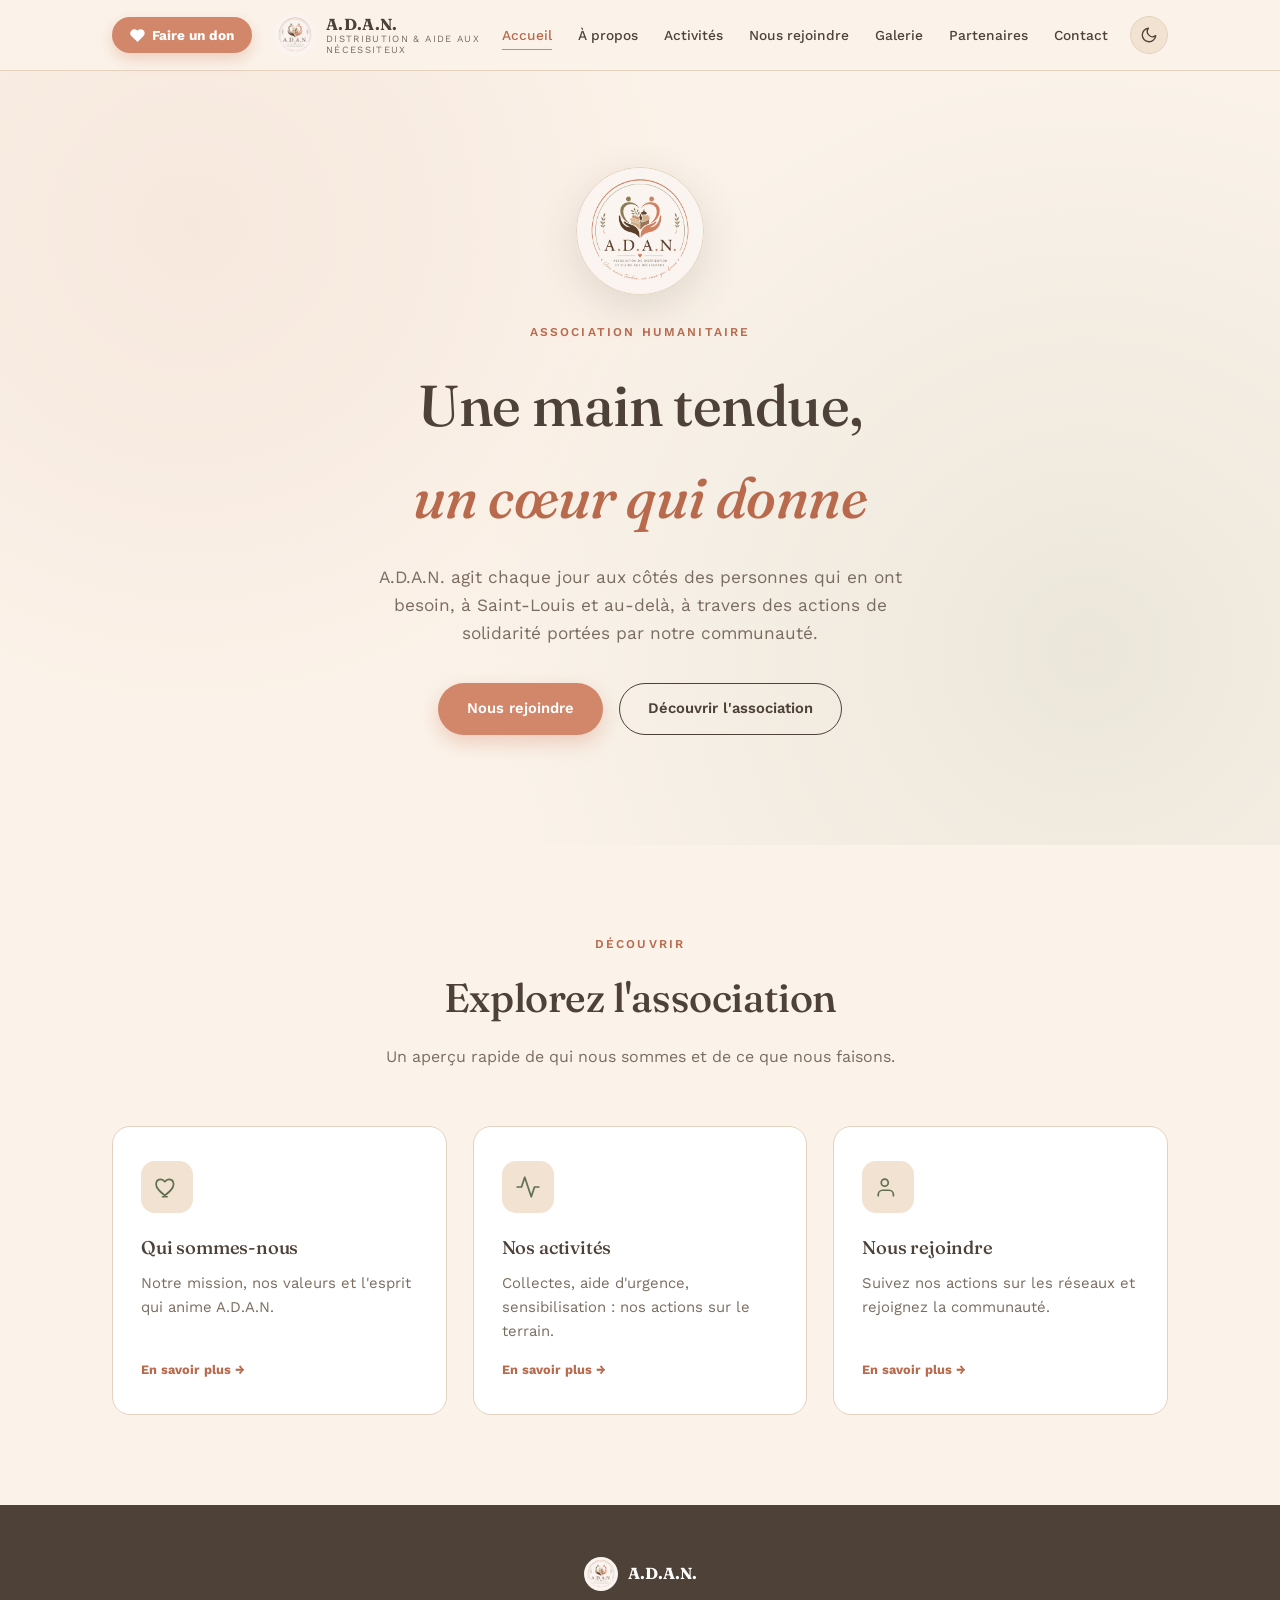
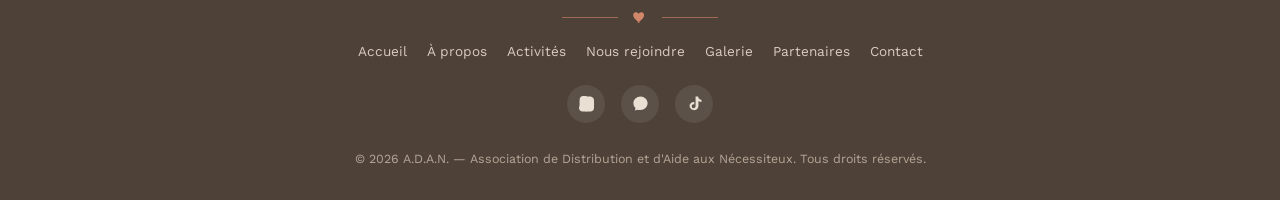
<file: index.html>
<!DOCTYPE html>
<html lang="fr">
<head>
<meta charset="UTF-8">
<meta name="viewport" content="width=device-width, initial-scale=1.0">
<title>Accueil — A.D.A.N.</title>
<meta name="description" content="A.D.A.N., association humanitaire à Saint-Louis, Sénégal.">
<link rel="icon" href="assets/logo.png" type="image/png">
<link rel="preconnect" href="https://fonts.googleapis.com">
<link href="https://fonts.googleapis.com/css2?family=Fraunces:ital,opsz,wght@0,9..144,300;0,9..144,400;0,9..144,500;0,9..144,600;1,9..144,400&family=Work+Sans:wght@300;400;500;600;700&display=swap" rel="stylesheet">
<link rel="stylesheet" href="style.css">
</head>
<body>
<header>
  <nav>
    <button class="donate-btn" onclick="openDonateModal()">
      <svg viewBox="0 0 24 24" fill="none" stroke="currentColor" stroke-width="2" stroke-linecap="round" stroke-linejoin="round"><path d="M20.8 4.6a5.5 5.5 0 0 0-7.8 0L12 5.6l-1-1a5.5 5.5 0 0 0-7.8 7.8l1 1L12 21l7.8-7.8 1-1a5.5 5.5 0 0 0 0-7.8z"/></svg>
      Faire un don
    </button>
    <a href="index.html" class="brand">
      <img src="assets/logo.png" alt="Logo A.D.A.N.">
      <div class="brand-text">
        <strong>A.D.A.N.</strong>
        <span>Distribution &amp; Aide aux Nécessiteux</span>
      </div>
    </a>
    <button class="nav-toggle" id="navToggle" aria-label="Menu">☰</button>
    <div class="navlinks" id="navLinks">
      <a href="index.html" class="active">Accueil</a>
      <a href="apropos.html">À propos</a>
      <a href="activites.html">Activités</a>
      <a href="rejoindre.html">Nous rejoindre</a>
      <a href="galerie.html">Galerie</a>
      <a href="partenaires.html">Partenaires</a>
      <a href="contact.html">Contact</a>
    </div>
  </nav>
</header>

<section class="hero">
  <img class="hero-logo" src="assets/logo.png" alt="A.D.A.N.">
  <p class="eyebrow">Association humanitaire</p>
  <h1>Une main tendue,<br><em>un cœur qui donne</em></h1>
  <p class="lead">A.D.A.N. agit chaque jour aux côtés des personnes qui en ont besoin, à Saint-Louis et au-delà, à travers des actions de solidarité portées par notre communauté.</p>
  <div class="hero-ctas">
    <a href="rejoindre.html" class="btn btn-primary">Nous rejoindre</a>
    <a href="apropos.html" class="btn btn-outline">Découvrir l'association</a>
  </div>
</section>

<section>
  <div class="wrap">
    <div class="section-head" data-animate>
      <span class="eyebrow">Découvrir</span>
      <h2>Explorez l'association</h2>
      <p>Un aperçu rapide de qui nous sommes et de ce que nous faisons.</p>
    </div>
    <div class="preview-grid" data-animate>
      <a href="apropos.html" class="preview-card">
        <div class="icon"><svg viewBox="0 0 24 24" fill="none" stroke-width="1.6" stroke-linecap="round" stroke-linejoin="round"><path d="M12 21s-7-4.35-9.5-9C.9 8.5 2.5 5 6 5c2 0 3.3 1.1 4 2.1C10.7 6.1 12 5 14 5c3.5 0 5.1 3.5 3.5 7-2.5 4.65-9.5 9-9.5 9z"/></svg></div>
        <h3>Qui sommes-nous</h3>
        <p>Notre mission, nos valeurs et l'esprit qui anime A.D.A.N.</p>
        <span class="more">En savoir plus →</span>
      </a>
      <a href="activites.html" class="preview-card">
        <div class="icon"><svg viewBox="0 0 24 24" fill="none" stroke-width="1.6" stroke-linecap="round" stroke-linejoin="round"><path d="M22 12h-4l-3 9L9 3l-3 9H2"/></svg></div>
        <h3>Nos activités</h3>
        <p>Collectes, aide d'urgence, sensibilisation : nos actions sur le terrain.</p>
        <span class="more">En savoir plus →</span>
      </a>
      <a href="rejoindre.html" class="preview-card">
        <div class="icon"><svg viewBox="0 0 24 24" fill="none" stroke-width="1.6" stroke-linecap="round" stroke-linejoin="round"><path d="M17 20v-1a4 4 0 0 0-4-4H7a4 4 0 0 0-4 4v1"/><circle cx="9" cy="8" r="3.2"/></svg></div>
        <h3>Nous rejoindre</h3>
        <p>Suivez nos actions sur les réseaux et rejoignez la communauté.</p>
        <span class="more">En savoir plus →</span>
      </a>
    </div>
  </div>
</section>
<div class="modal-overlay" id="donateModal">
  <div class="modal-box">
    <button class="modal-close" onclick="closeDonateModal()" aria-label="Fermer">&times;</button>
    <h3>Faire un don</h3>
    <p class="sub">Choisissez votre moyen de transfert préféré</p>
    <div class="pay-options">
      <button class="pay-option wave" onclick="choosePayment('wave')">
        <span class="pay-icon">Wave</span>
        <span>Transfert via Wave
          <span class="label-sub">Paiement mobile rapide et gratuit</span>
        </span>
      </button>
      <button class="pay-option orange" onclick="choosePayment('orange')">
        <span class="pay-icon">OM</span>
        <span>Transfert via Orange Money
          <span class="label-sub">Paiement mobile sécurisé</span>
        </span>
      </button>
    </div>
    <div class="pay-result" id="payResult"></div>
  </div>
</div>
<footer>
  <div class="wrap">
    <div class="brand-foot">
      <img src="assets/logo.png" alt="A.D.A.N.">
      <strong>A.D.A.N.</strong>
    </div>
    <div class="motif">
      <span class="bar"></span>
      <svg viewBox="0 0 24 24" fill="#D3876A"><path d="M12 21s-7-4.35-9.5-9C.9 8.5 2.5 5 6 5c2 0 3.3 1.1 4 2.1C10.7 6.1 12 5 14 5c3.5 0 5.1 3.5 3.5 7-2.5 4.65-9.5 9-9.5 9z"/></svg>
      <span class="bar"></span>
    </div>
    <div class="foot-links">
      <a href="index.html">Accueil</a>
      <a href="apropos.html">À propos</a>
      <a href="activites.html">Activités</a>
      <a href="rejoindre.html">Nous rejoindre</a>
      <a href="galerie.html">Galerie</a>
      <a href="partenaires.html">Partenaires</a>
      <a href="contact.html">Contact</a>
    </div>
    <div class="foot-social">
      <a href="https://www.instagram.com/adan.association" target="_blank" aria-label="Instagram"><svg viewBox="0 0 24 24"><path d="M12 2.2c3.2 0 3.58.01 4.85.07 1.17.05 1.97.24 2.43.4a4.9 4.9 0 0 1 1.77 1.15 4.9 4.9 0 0 1 1.15 1.77c.16.46.35 1.26.4 2.43.06 1.27.07 1.65.07 4.85s-.01 3.58-.07 4.85c-.05 1.17-.24 1.97-.4 2.43a4.9 4.9 0 0 1-1.15 1.77 4.9 4.9 0 0 1-1.77 1.15c-.46.16-1.26.35-2.43.4-1.27.06-1.65.07-4.85.07s-3.58-.01-4.85-.07c-1.17-.05-1.97-.24-2.43-.4a4.9 4.9 0 0 1-1.77-1.15 4.9 4.9 0 0 1-1.15-1.77c-.16-.46-.35-1.26-.4-2.43C2.21 15.58 2.2 15.2 2.2 12s.01-3.58.07-4.85c.05-1.17.24-1.97.4-2.43A4.9 4.9 0 0 1 3.82 2.95 4.9 4.9 0 0 1 5.59 1.8c.46-.16 1.26-.35 2.43-.4C9.29 1.34 9.67 1.33 12 1.33"/></svg></a>
      <a href="https://chat.whatsapp.com/KwVK40qW9HnHfSPcmxUgci" target="_blank" aria-label="WhatsApp"><svg viewBox="0 0 24 24"><path d="M12 2C6.48 2 2 6.28 2 11.5c0 2.62 1.13 5 3 6.8L4 22l4.06-1.34A10.5 10.5 0 0 0 12 21c5.52 0 10-4.28 10-9.5S17.52 2 12 2z"/></svg></a>
      <a href="https://www.tiktok.com/@adan.association26" target="_blank" aria-label="TikTok"><svg viewBox="0 0 24 24"><path d="M16.7 2h-3.2v13.9c0 1.5-1.2 2.7-2.7 2.7a2.7 2.7 0 0 1-2.7-2.7c0-1.5 1.2-2.7 2.7-2.7.3 0 .6 0 .9.1V10c-.3 0-.6-.1-.9-.1-3.2 0-5.8 2.6-5.8 5.8S8.6 21.5 11.8 21.5s5.8-2.6 5.8-5.8V8.6c1.2.9 2.7 1.4 4.2 1.4V6.8c-2.2 0-4-1.5-4.4-3.5-.1-.4-.1-.9-.1-1.3z"/></svg></a>
    </div>
    <small>© 2026 A.D.A.N. — Association de Distribution et d'Aide aux Nécessiteux. Tous droits réservés.</small>
  </div>
</footer>
<script src="script.js"></script>
</body>
</html>
</file>
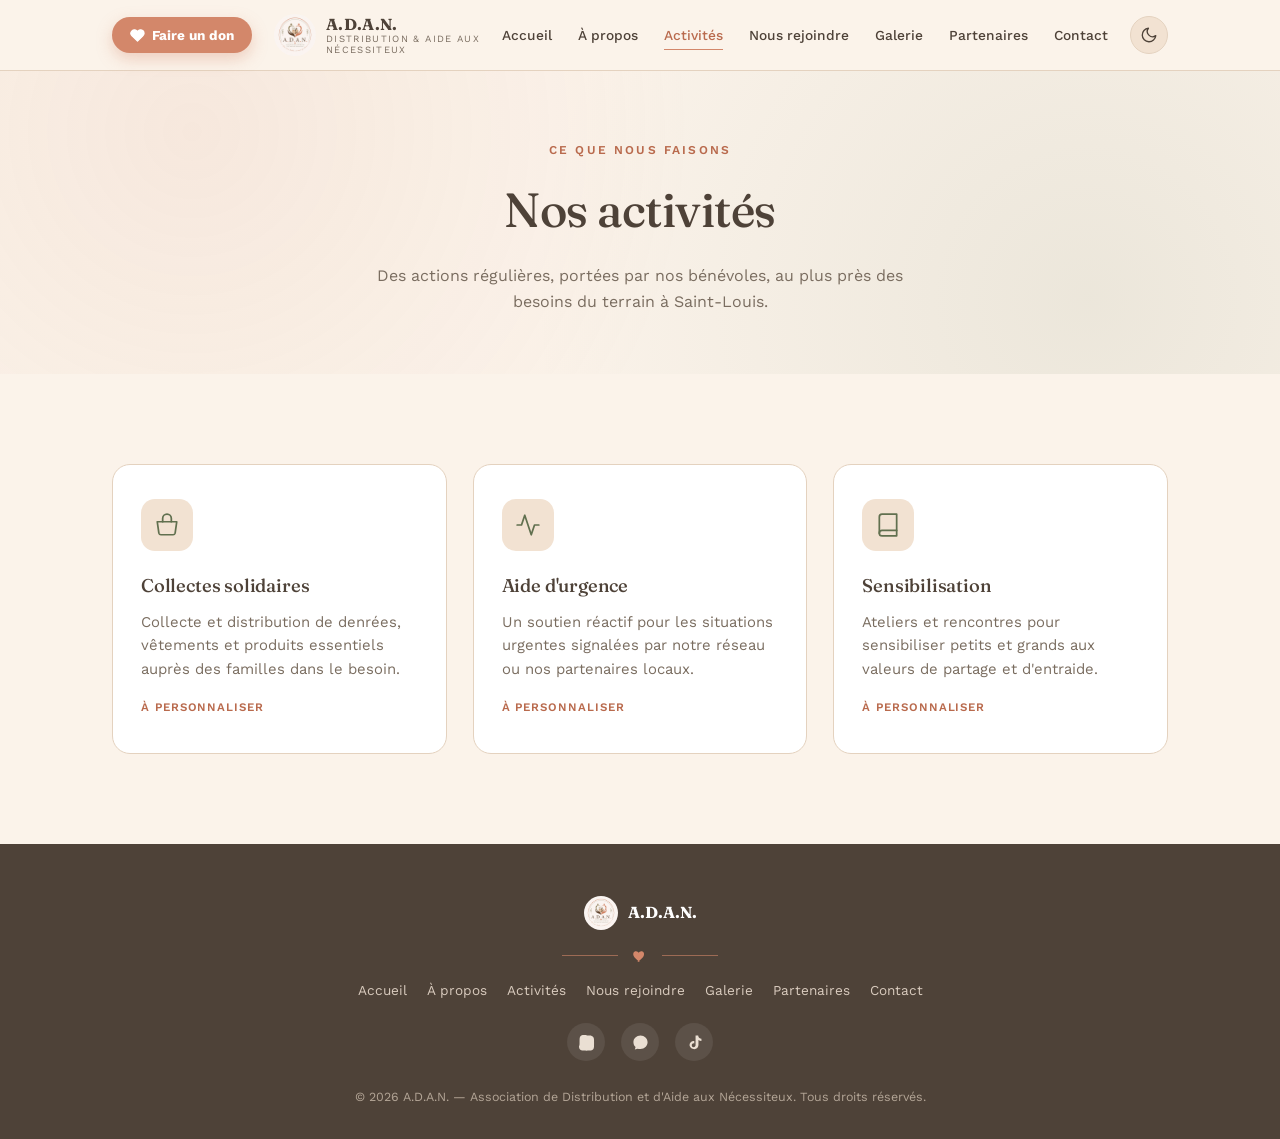
<file: activites.html>
<!DOCTYPE html>
<html lang="fr">
<head>
<meta charset="UTF-8">
<meta name="viewport" content="width=device-width, initial-scale=1.0">
<title>Activités — A.D.A.N.</title>
<meta name="description" content="Les actions solidaires menées par A.D.A.N. à Saint-Louis.">
<link rel="icon" href="assets/logo.png" type="image/png">
<link rel="preconnect" href="https://fonts.googleapis.com">
<link href="https://fonts.googleapis.com/css2?family=Fraunces:ital,opsz,wght@0,9..144,300;0,9..144,400;0,9..144,500;0,9..144,600;1,9..144,400&family=Work+Sans:wght@300;400;500;600;700&display=swap" rel="stylesheet">
<link rel="stylesheet" href="style.css">
</head>
<body>
<header>
  <nav>
    <button class="donate-btn" onclick="openDonateModal()">
      <svg viewBox="0 0 24 24" fill="none" stroke="currentColor" stroke-width="2" stroke-linecap="round" stroke-linejoin="round"><path d="M20.8 4.6a5.5 5.5 0 0 0-7.8 0L12 5.6l-1-1a5.5 5.5 0 0 0-7.8 7.8l1 1L12 21l7.8-7.8 1-1a5.5 5.5 0 0 0 0-7.8z"/></svg>
      Faire un don
    </button>
    <a href="index.html" class="brand">
      <img src="assets/logo.png" alt="Logo A.D.A.N.">
      <div class="brand-text">
        <strong>A.D.A.N.</strong>
        <span>Distribution &amp; Aide aux Nécessiteux</span>
      </div>
    </a>
    <button class="nav-toggle" id="navToggle" aria-label="Menu">☰</button>
    <div class="navlinks" id="navLinks">
      <a href="index.html">Accueil</a>
      <a href="apropos.html">À propos</a>
      <a href="activites.html" class="active">Activités</a>
      <a href="rejoindre.html">Nous rejoindre</a>
      <a href="galerie.html">Galerie</a>
      <a href="partenaires.html">Partenaires</a>
      <a href="contact.html">Contact</a>
    </div>
  </nav>
</header>

<section class="page-header">
  <span class="eyebrow">Ce que nous faisons</span>
  <h1>Nos activités</h1>
  <p>Des actions régulières, portées par nos bénévoles, au plus près des besoins du terrain à Saint-Louis.</p>
</section>

<section>
  <div class="wrap">
    <div class="cards" data-animate>
      <div class="card">
        <div class="icon"><svg viewBox="0 0 24 24" fill="none" stroke-width="1.6" stroke-linecap="round" stroke-linejoin="round"><path d="M3 9h18l-1.5 10.5a2 2 0 0 1-2 1.5H6.5a2 2 0 0 1-2-1.5L3 9z"/><path d="M8 9V6a4 4 0 0 1 8 0v3"/></svg></div>
        <h3>Collectes solidaires</h3>
        <p>Collecte et distribution de denrées, vêtements et produits essentiels auprès des familles dans le besoin.</p>
        <span class="tag">À personnaliser</span>
      </div>
      <div class="card">
        <div class="icon"><svg viewBox="0 0 24 24" fill="none" stroke-width="1.6" stroke-linecap="round" stroke-linejoin="round"><path d="M22 12h-4l-3 9L9 3l-3 9H2"/></svg></div>
        <h3>Aide d'urgence</h3>
        <p>Un soutien réactif pour les situations urgentes signalées par notre réseau ou nos partenaires locaux.</p>
        <span class="tag">À personnaliser</span>
      </div>
      <div class="card">
        <div class="icon"><svg viewBox="0 0 24 24" fill="none" stroke-width="1.6" stroke-linecap="round" stroke-linejoin="round"><path d="M4 19.5A2.5 2.5 0 0 1 6.5 17H20"/><path d="M6.5 2H20v20H6.5A2.5 2.5 0 0 1 4 19.5v-15A2.5 2.5 0 0 1 6.5 2z"/></svg></div>
        <h3>Sensibilisation</h3>
        <p>Ateliers et rencontres pour sensibiliser petits et grands aux valeurs de partage et d'entraide.</p>
        <span class="tag">À personnaliser</span>
      </div>
    </div>
  </div>
</section>
<div class="modal-overlay" id="donateModal">
  <div class="modal-box">
    <button class="modal-close" onclick="closeDonateModal()" aria-label="Fermer">&times;</button>
    <h3>Faire un don</h3>
    <p class="sub">Choisissez votre moyen de transfert préféré</p>
    <div class="pay-options">
      <button class="pay-option wave" onclick="choosePayment('wave')">
        <span class="pay-icon">Wave</span>
        <span>Transfert via Wave
          <span class="label-sub">Paiement mobile rapide et gratuit</span>
        </span>
      </button>
      <button class="pay-option orange" onclick="choosePayment('orange')">
        <span class="pay-icon">OM</span>
        <span>Transfert via Orange Money
          <span class="label-sub">Paiement mobile sécurisé</span>
        </span>
      </button>
    </div>
    <div class="pay-result" id="payResult"></div>
  </div>
</div>
<footer>
  <div class="wrap">
    <div class="brand-foot">
      <img src="assets/logo.png" alt="A.D.A.N.">
      <strong>A.D.A.N.</strong>
    </div>
    <div class="motif">
      <span class="bar"></span>
      <svg viewBox="0 0 24 24" fill="#D3876A"><path d="M12 21s-7-4.35-9.5-9C.9 8.5 2.5 5 6 5c2 0 3.3 1.1 4 2.1C10.7 6.1 12 5 14 5c3.5 0 5.1 3.5 3.5 7-2.5 4.65-9.5 9-9.5 9z"/></svg>
      <span class="bar"></span>
    </div>
    <div class="foot-links">
      <a href="index.html">Accueil</a>
      <a href="apropos.html">À propos</a>
      <a href="activites.html">Activités</a>
      <a href="rejoindre.html">Nous rejoindre</a>
      <a href="galerie.html">Galerie</a>
      <a href="partenaires.html">Partenaires</a>
      <a href="contact.html">Contact</a>
    </div>
    <div class="foot-social">
      <a href="https://www.instagram.com/adan.association" target="_blank" aria-label="Instagram"><svg viewBox="0 0 24 24"><path d="M12 2.2c3.2 0 3.58.01 4.85.07 1.17.05 1.97.24 2.43.4a4.9 4.9 0 0 1 1.77 1.15 4.9 4.9 0 0 1 1.15 1.77c.16.46.35 1.26.4 2.43.06 1.27.07 1.65.07 4.85s-.01 3.58-.07 4.85c-.05 1.17-.24 1.97-.4 2.43a4.9 4.9 0 0 1-1.15 1.77 4.9 4.9 0 0 1-1.77 1.15c-.46.16-1.26.35-2.43.4-1.27.06-1.65.07-4.85.07s-3.58-.01-4.85-.07c-1.17-.05-1.97-.24-2.43-.4a4.9 4.9 0 0 1-1.77-1.15 4.9 4.9 0 0 1-1.15-1.77c-.16-.46-.35-1.26-.4-2.43C2.21 15.58 2.2 15.2 2.2 12s.01-3.58.07-4.85c.05-1.17.24-1.97.4-2.43A4.9 4.9 0 0 1 3.82 2.95 4.9 4.9 0 0 1 5.59 1.8c.46-.16 1.26-.35 2.43-.4C9.29 1.34 9.67 1.33 12 1.33"/></svg></a>
      <a href="https://chat.whatsapp.com/KwVK40qW9HnHfSPcmxUgci" target="_blank" aria-label="WhatsApp"><svg viewBox="0 0 24 24"><path d="M12 2C6.48 2 2 6.28 2 11.5c0 2.62 1.13 5 3 6.8L4 22l4.06-1.34A10.5 10.5 0 0 0 12 21c5.52 0 10-4.28 10-9.5S17.52 2 12 2z"/></svg></a>
      <a href="https://www.tiktok.com/@adan.association26" target="_blank" aria-label="TikTok"><svg viewBox="0 0 24 24"><path d="M16.7 2h-3.2v13.9c0 1.5-1.2 2.7-2.7 2.7a2.7 2.7 0 0 1-2.7-2.7c0-1.5 1.2-2.7 2.7-2.7.3 0 .6 0 .9.1V10c-.3 0-.6-.1-.9-.1-3.2 0-5.8 2.6-5.8 5.8S8.6 21.5 11.8 21.5s5.8-2.6 5.8-5.8V8.6c1.2.9 2.7 1.4 4.2 1.4V6.8c-2.2 0-4-1.5-4.4-3.5-.1-.4-.1-.9-.1-1.3z"/></svg></a>
    </div>
    <small>© 2026 A.D.A.N. — Association de Distribution et d'Aide aux Nécessiteux. Tous droits réservés.</small>
  </div>
</footer>
<script src="script.js"></script>
</body>
</html>
</file>
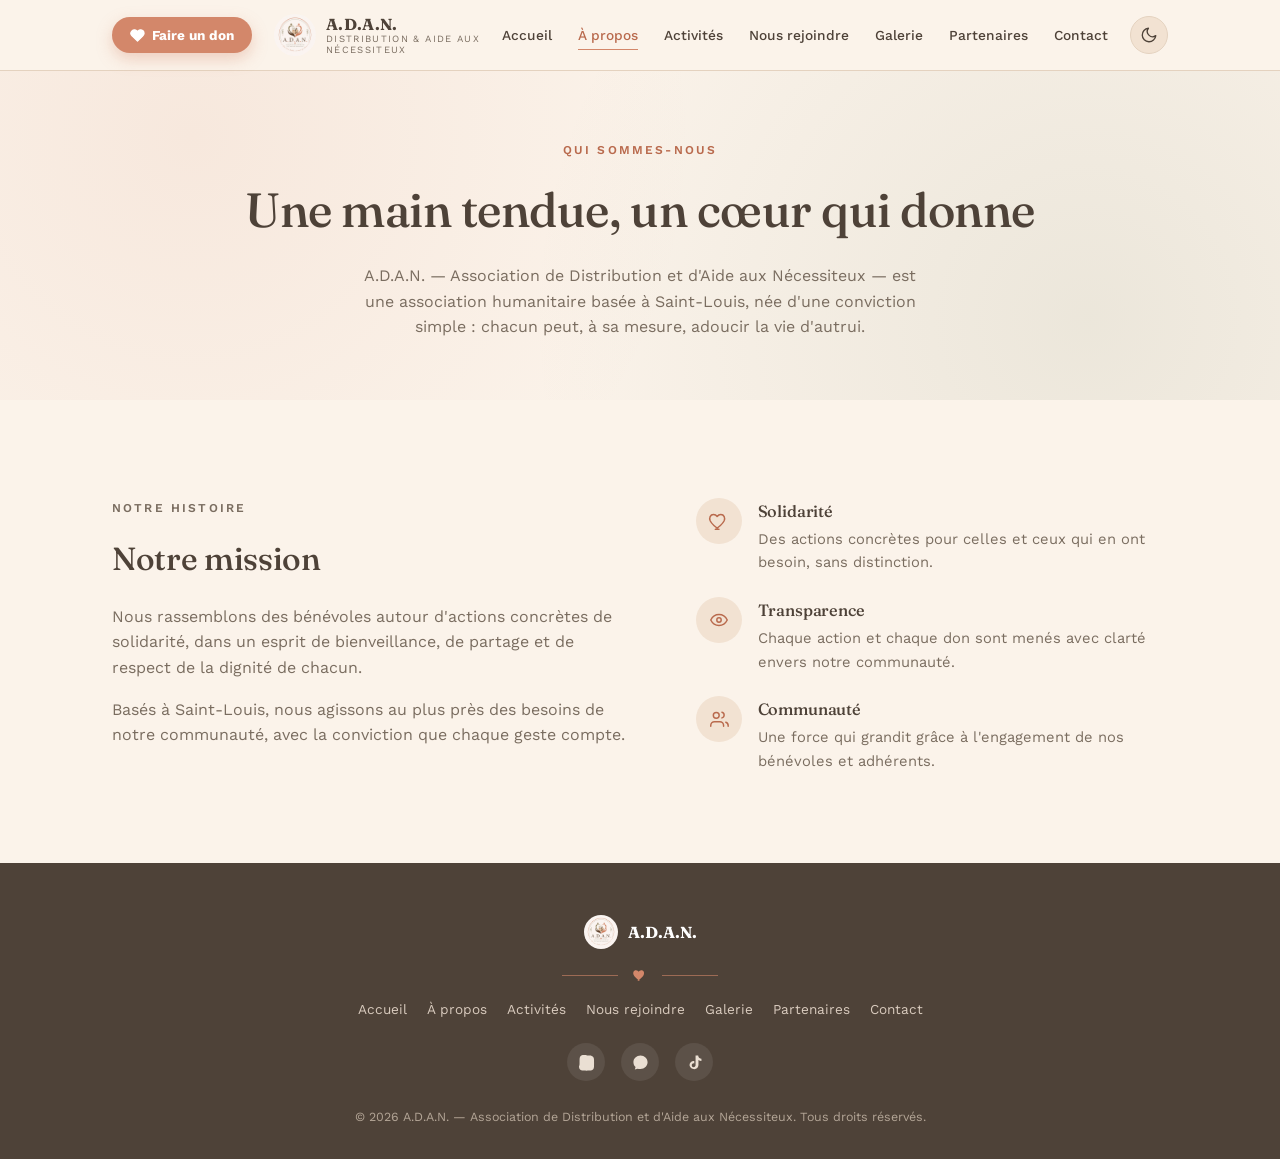
<file: apropos.html>
<!DOCTYPE html>
<html lang="fr">
<head>
<meta charset="UTF-8">
<meta name="viewport" content="width=device-width, initial-scale=1.0">
<title>À propos — A.D.A.N.</title>
<meta name="description" content="Découvrez la mission et les valeurs d'A.D.A.N., association humanitaire à Saint-Louis.">
<link rel="icon" href="assets/logo.png" type="image/png">
<link rel="preconnect" href="https://fonts.googleapis.com">
<link href="https://fonts.googleapis.com/css2?family=Fraunces:ital,opsz,wght@0,9..144,300;0,9..144,400;0,9..144,500;0,9..144,600;1,9..144,400&family=Work+Sans:wght@300;400;500;600;700&display=swap" rel="stylesheet">
<link rel="stylesheet" href="style.css">
</head>
<body>
<header>
  <nav>
    <button class="donate-btn" onclick="openDonateModal()">
      <svg viewBox="0 0 24 24" fill="none" stroke="currentColor" stroke-width="2" stroke-linecap="round" stroke-linejoin="round"><path d="M20.8 4.6a5.5 5.5 0 0 0-7.8 0L12 5.6l-1-1a5.5 5.5 0 0 0-7.8 7.8l1 1L12 21l7.8-7.8 1-1a5.5 5.5 0 0 0 0-7.8z"/></svg>
      Faire un don
    </button>
    <a href="index.html" class="brand">
      <img src="assets/logo.png" alt="Logo A.D.A.N.">
      <div class="brand-text">
        <strong>A.D.A.N.</strong>
        <span>Distribution &amp; Aide aux Nécessiteux</span>
      </div>
    </a>
    <button class="nav-toggle" id="navToggle" aria-label="Menu">☰</button>
    <div class="navlinks" id="navLinks">
      <a href="index.html">Accueil</a>
      <a href="apropos.html" class="active">À propos</a>
      <a href="activites.html">Activités</a>
      <a href="rejoindre.html">Nous rejoindre</a>
      <a href="galerie.html">Galerie</a>
      <a href="partenaires.html">Partenaires</a>
      <a href="contact.html">Contact</a>
    </div>
  </nav>
</header>

<section class="page-header">
  <span class="eyebrow">Qui sommes-nous</span>
  <h1>Une main tendue, un cœur qui donne</h1>
  <p>A.D.A.N. — Association de Distribution et d'Aide aux Nécessiteux — est une association humanitaire basée à Saint-Louis, née d'une conviction simple : chacun peut, à sa mesure, adoucir la vie d'autrui.</p>
</section>

<section>
  <div class="wrap about-grid">
    <div class="about-text" data-animate>
      <p class="eyebrow" style="margin-bottom:14px;">Notre histoire</p>
      <h2 style="font-size:2rem; margin-bottom:20px;">Notre mission</h2>
      <p>Nous rassemblons des bénévoles autour d'actions concrètes de solidarité, dans un esprit de bienveillance, de partage et de respect de la dignité de chacun.</p>
      <p>Basés à Saint-Louis, nous agissons au plus près des besoins de notre communauté, avec la conviction que chaque geste compte.</p>
    </div>
    <div class="values" data-animate>
      <div class="value">
        <div class="icon"><svg viewBox="0 0 24 24" fill="none" stroke-width="1.6" stroke-linecap="round" stroke-linejoin="round"><path d="M12 21s-7-4.35-9.5-9C.9 8.5 2.5 5 6 5c2 0 3.3 1.1 4 2.1C10.7 6.1 12 5 14 5c3.5 0 5.1 3.5 3.5 7-2.5 4.65-9.5 9-9.5 9z"/></svg></div>
        <div><h4>Solidarité</h4><p>Des actions concrètes pour celles et ceux qui en ont besoin, sans distinction.</p></div>
      </div>
      <div class="value">
        <div class="icon"><svg viewBox="0 0 24 24" fill="none" stroke-width="1.6" stroke-linecap="round" stroke-linejoin="round"><path d="M3 12c2-4 5.5-6 9-6s7 2 9 6c-2 4-5.5 6-9 6s-7-2-9-6z"/><circle cx="12" cy="12" r="2.4"/></svg></div>
        <div><h4>Transparence</h4><p>Chaque action et chaque don sont menés avec clarté envers notre communauté.</p></div>
      </div>
      <div class="value">
        <div class="icon"><svg viewBox="0 0 24 24" fill="none" stroke-width="1.6" stroke-linecap="round" stroke-linejoin="round"><path d="M17 20v-1a4 4 0 0 0-4-4H7a4 4 0 0 0-4 4v1"/><circle cx="9" cy="8" r="3.2"/><path d="M22 20v-1a3.6 3.6 0 0 0-2.6-3.46"/><path d="M15.2 4.6a3.2 3.2 0 0 1 0 6.2"/></svg></div>
        <div><h4>Communauté</h4><p>Une force qui grandit grâce à l'engagement de nos bénévoles et adhérents.</p></div>
      </div>
    </div>
  </div>
</section>
<div class="modal-overlay" id="donateModal">
  <div class="modal-box">
    <button class="modal-close" onclick="closeDonateModal()" aria-label="Fermer">&times;</button>
    <h3>Faire un don</h3>
    <p class="sub">Choisissez votre moyen de transfert préféré</p>
    <div class="pay-options">
      <button class="pay-option wave" onclick="choosePayment('wave')">
        <span class="pay-icon">Wave</span>
        <span>Transfert via Wave
          <span class="label-sub">Paiement mobile rapide et gratuit</span>
        </span>
      </button>
      <button class="pay-option orange" onclick="choosePayment('orange')">
        <span class="pay-icon">OM</span>
        <span>Transfert via Orange Money
          <span class="label-sub">Paiement mobile sécurisé</span>
        </span>
      </button>
    </div>
    <div class="pay-result" id="payResult"></div>
  </div>
</div>
<footer>
  <div class="wrap">
    <div class="brand-foot">
      <img src="assets/logo.png" alt="A.D.A.N.">
      <strong>A.D.A.N.</strong>
    </div>
    <div class="motif">
      <span class="bar"></span>
      <svg viewBox="0 0 24 24" fill="#D3876A"><path d="M12 21s-7-4.35-9.5-9C.9 8.5 2.5 5 6 5c2 0 3.3 1.1 4 2.1C10.7 6.1 12 5 14 5c3.5 0 5.1 3.5 3.5 7-2.5 4.65-9.5 9-9.5 9z"/></svg>
      <span class="bar"></span>
    </div>
    <div class="foot-links">
      <a href="index.html">Accueil</a>
      <a href="apropos.html">À propos</a>
      <a href="activites.html">Activités</a>
      <a href="rejoindre.html">Nous rejoindre</a>
      <a href="galerie.html">Galerie</a>
      <a href="partenaires.html">Partenaires</a>
      <a href="contact.html">Contact</a>
    </div>
    <div class="foot-social">
      <a href="https://www.instagram.com/adan.association" target="_blank" aria-label="Instagram"><svg viewBox="0 0 24 24"><path d="M12 2.2c3.2 0 3.58.01 4.85.07 1.17.05 1.97.24 2.43.4a4.9 4.9 0 0 1 1.77 1.15 4.9 4.9 0 0 1 1.15 1.77c.16.46.35 1.26.4 2.43.06 1.27.07 1.65.07 4.85s-.01 3.58-.07 4.85c-.05 1.17-.24 1.97-.4 2.43a4.9 4.9 0 0 1-1.15 1.77 4.9 4.9 0 0 1-1.77 1.15c-.46.16-1.26.35-2.43.4-1.27.06-1.65.07-4.85.07s-3.58-.01-4.85-.07c-1.17-.05-1.97-.24-2.43-.4a4.9 4.9 0 0 1-1.77-1.15 4.9 4.9 0 0 1-1.15-1.77c-.16-.46-.35-1.26-.4-2.43C2.21 15.58 2.2 15.2 2.2 12s.01-3.58.07-4.85c.05-1.17.24-1.97.4-2.43A4.9 4.9 0 0 1 3.82 2.95 4.9 4.9 0 0 1 5.59 1.8c.46-.16 1.26-.35 2.43-.4C9.29 1.34 9.67 1.33 12 1.33"/></svg></a>
      <a href="https://chat.whatsapp.com/KwVK40qW9HnHfSPcmxUgci" target="_blank" aria-label="WhatsApp"><svg viewBox="0 0 24 24"><path d="M12 2C6.48 2 2 6.28 2 11.5c0 2.62 1.13 5 3 6.8L4 22l4.06-1.34A10.5 10.5 0 0 0 12 21c5.52 0 10-4.28 10-9.5S17.52 2 12 2z"/></svg></a>
      <a href="https://www.tiktok.com/@adan.association26" target="_blank" aria-label="TikTok"><svg viewBox="0 0 24 24"><path d="M16.7 2h-3.2v13.9c0 1.5-1.2 2.7-2.7 2.7a2.7 2.7 0 0 1-2.7-2.7c0-1.5 1.2-2.7 2.7-2.7.3 0 .6 0 .9.1V10c-.3 0-.6-.1-.9-.1-3.2 0-5.8 2.6-5.8 5.8S8.6 21.5 11.8 21.5s5.8-2.6 5.8-5.8V8.6c1.2.9 2.7 1.4 4.2 1.4V6.8c-2.2 0-4-1.5-4.4-3.5-.1-.4-.1-.9-.1-1.3z"/></svg></a>
    </div>
    <small>© 2026 A.D.A.N. — Association de Distribution et d'Aide aux Nécessiteux. Tous droits réservés.</small>
  </div>
</footer>
<script src="script.js"></script>
</body>
</html>
</file>
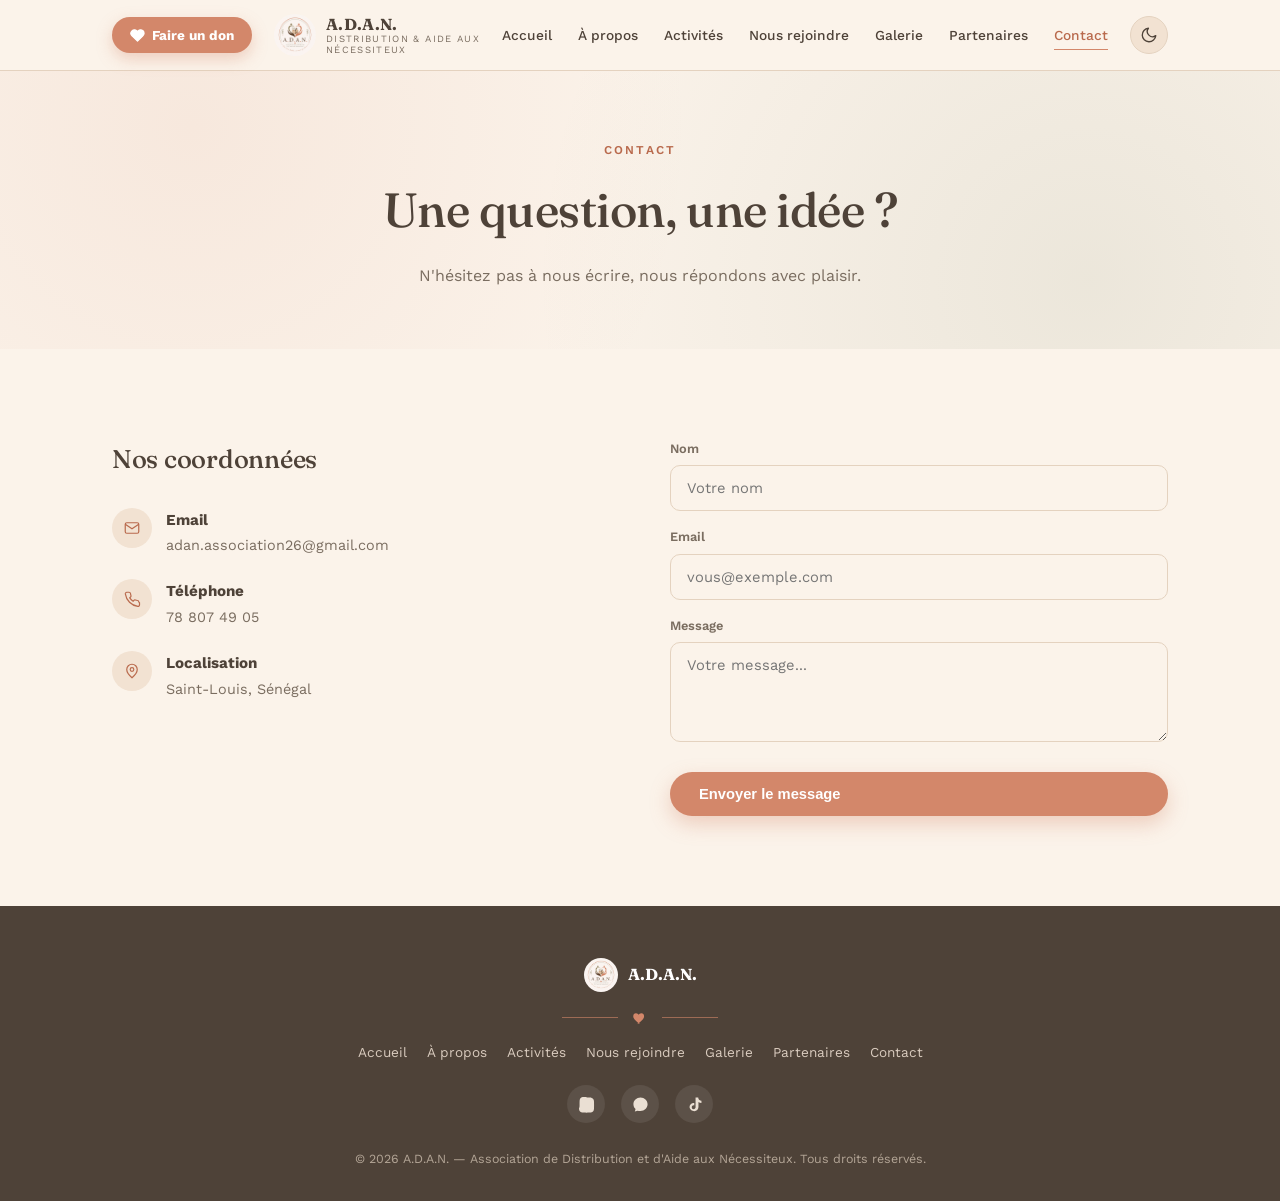
<file: contact.html>
<!DOCTYPE html>
<html lang="fr">
<head>
<meta charset="UTF-8">
<meta name="viewport" content="width=device-width, initial-scale=1.0">
<title>Contact — A.D.A.N.</title>
<meta name="description" content="Contactez A.D.A.N., association humanitaire à Saint-Louis.">
<link rel="icon" href="assets/logo.png" type="image/png">
<link rel="preconnect" href="https://fonts.googleapis.com">
<link href="https://fonts.googleapis.com/css2?family=Fraunces:ital,opsz,wght@0,9..144,300;0,9..144,400;0,9..144,500;0,9..144,600;1,9..144,400&family=Work+Sans:wght@300;400;500;600;700&display=swap" rel="stylesheet">
<link rel="stylesheet" href="style.css">
</head>
<body>
<header>
  <nav>
    <button class="donate-btn" onclick="openDonateModal()">
      <svg viewBox="0 0 24 24" fill="none" stroke="currentColor" stroke-width="2" stroke-linecap="round" stroke-linejoin="round"><path d="M20.8 4.6a5.5 5.5 0 0 0-7.8 0L12 5.6l-1-1a5.5 5.5 0 0 0-7.8 7.8l1 1L12 21l7.8-7.8 1-1a5.5 5.5 0 0 0 0-7.8z"/></svg>
      Faire un don
    </button>
    <a href="index.html" class="brand">
      <img src="assets/logo.png" alt="Logo A.D.A.N.">
      <div class="brand-text">
        <strong>A.D.A.N.</strong>
        <span>Distribution &amp; Aide aux Nécessiteux</span>
      </div>
    </a>
    <button class="nav-toggle" id="navToggle" aria-label="Menu">☰</button>
    <div class="navlinks" id="navLinks">
      <a href="index.html">Accueil</a>
      <a href="apropos.html">À propos</a>
      <a href="activites.html">Activités</a>
      <a href="rejoindre.html">Nous rejoindre</a>
      <a href="galerie.html">Galerie</a>
      <a href="partenaires.html">Partenaires</a>
      <a href="contact.html" class="active">Contact</a>
    </div>
  </nav>
</header>

<section class="page-header">
  <span class="eyebrow">Contact</span>
  <h1>Une question, une idée ?</h1>
  <p>N'hésitez pas à nous écrire, nous répondons avec plaisir.</p>
</section>

<section>
  <div class="wrap contact-grid">
    <div data-animate>
      <h2 style="font-size:1.6rem; margin-bottom:20px;">Nos coordonnées</h2>
      <div class="info-list">
        <div class="info-item">
          <div class="icon"><svg viewBox="0 0 24 24" fill="none" stroke-width="1.6"><rect x="3" y="5" width="18" height="14" rx="2"/><path d="M3 7l9 6 9-6"/></svg></div>
          <div><strong>Email</strong><span>adan.association26@gmail.com</span></div>
        </div>
        <div class="info-item">
          <div class="icon"><svg viewBox="0 0 24 24" fill="none" stroke-width="1.6"><path d="M22 16.9v3a2 2 0 0 1-2.2 2A19.8 19.8 0 0 1 3.1 5.2 2 2 0 0 1 5 3h3a2 2 0 0 1 2 1.7c.1.9.3 1.8.6 2.6a2 2 0 0 1-.5 2.1L9 10.5a16 16 0 0 0 4.5 4.5l1-1.1a2 2 0 0 1 2.1-.5c.8.3 1.7.5 2.6.6a2 2 0 0 1 1.8 2z"/></svg></div>
          <div><strong>Téléphone</strong><span>78 807 49 05</span></div>
        </div>
        <div class="info-item">
          <div class="icon"><svg viewBox="0 0 24 24" fill="none" stroke-width="1.6"><path d="M12 21s-7-6.1-7-11a7 7 0 0 1 14 0c0 4.9-7 11-7 11z"/><circle cx="12" cy="10" r="2.4"/></svg></div>
          <div><strong>Localisation</strong><span>Saint-Louis, Sénégal</span></div>
        </div>
      </div>
    </div>
    <form data-animate id="contactForm" action="https://formspree.io/f/xkolevgl" method="POST">
      <div>
        <label for="name">Nom</label>
        <input id="name" name="name" type="text" placeholder="Votre nom" required>
      </div>
      <div>
        <label for="email">Email</label>
        <input id="email" name="email" type="email" placeholder="vous@exemple.com" required>
      </div>
      <div>
        <label for="msg">Message</label>
        <textarea id="msg" name="message" rows="4" placeholder="Votre message..." required></textarea>
      </div>
      <button type="submit" class="btn btn-primary">Envoyer le message</button>
      <p id="formMsg" style="display:none; font-size:0.85rem;"></p>
    </form>
  </div>
</section>
<div class="modal-overlay" id="donateModal">
  <div class="modal-box">
    <button class="modal-close" onclick="closeDonateModal()" aria-label="Fermer">&times;</button>
    <h3>Faire un don</h3>
    <p class="sub">Choisissez votre moyen de transfert préféré</p>
    <div class="pay-options">
      <button class="pay-option wave" onclick="choosePayment('wave')">
        <span class="pay-icon">Wave</span>
        <span>Transfert via Wave
          <span class="label-sub">Paiement mobile rapide et gratuit</span>
        </span>
      </button>
      <button class="pay-option orange" onclick="choosePayment('orange')">
        <span class="pay-icon">OM</span>
        <span>Transfert via Orange Money
          <span class="label-sub">Paiement mobile sécurisé</span>
        </span>
      </button>
    </div>
    <div class="pay-result" id="payResult"></div>
  </div>
</div>
<footer>
  <div class="wrap">
    <div class="brand-foot">
      <img src="assets/logo.png" alt="A.D.A.N.">
      <strong>A.D.A.N.</strong>
    </div>
    <div class="motif">
      <span class="bar"></span>
      <svg viewBox="0 0 24 24" fill="#D3876A"><path d="M12 21s-7-4.35-9.5-9C.9 8.5 2.5 5 6 5c2 0 3.3 1.1 4 2.1C10.7 6.1 12 5 14 5c3.5 0 5.1 3.5 3.5 7-2.5 4.65-9.5 9-9.5 9z"/></svg>
      <span class="bar"></span>
    </div>
    <div class="foot-links">
      <a href="index.html">Accueil</a>
      <a href="apropos.html">À propos</a>
      <a href="activites.html">Activités</a>
      <a href="rejoindre.html">Nous rejoindre</a>
      <a href="galerie.html">Galerie</a>
      <a href="partenaires.html">Partenaires</a>
      <a href="contact.html">Contact</a>
    </div>
    <div class="foot-social">
      <a href="https://www.instagram.com/adan.association" target="_blank" aria-label="Instagram"><svg viewBox="0 0 24 24"><path d="M12 2.2c3.2 0 3.58.01 4.85.07 1.17.05 1.97.24 2.43.4a4.9 4.9 0 0 1 1.77 1.15 4.9 4.9 0 0 1 1.15 1.77c.16.46.35 1.26.4 2.43.06 1.27.07 1.65.07 4.85s-.01 3.58-.07 4.85c-.05 1.17-.24 1.97-.4 2.43a4.9 4.9 0 0 1-1.15 1.77 4.9 4.9 0 0 1-1.77 1.15c-.46.16-1.26.35-2.43.4-1.27.06-1.65.07-4.85.07s-3.58-.01-4.85-.07c-1.17-.05-1.97-.24-2.43-.4a4.9 4.9 0 0 1-1.77-1.15 4.9 4.9 0 0 1-1.15-1.77c-.16-.46-.35-1.26-.4-2.43C2.21 15.58 2.2 15.2 2.2 12s.01-3.58.07-4.85c.05-1.17.24-1.97.4-2.43A4.9 4.9 0 0 1 3.82 2.95 4.9 4.9 0 0 1 5.59 1.8c.46-.16 1.26-.35 2.43-.4C9.29 1.34 9.67 1.33 12 1.33"/></svg></a>
      <a href="https://chat.whatsapp.com/KwVK40qW9HnHfSPcmxUgci" target="_blank" aria-label="WhatsApp"><svg viewBox="0 0 24 24"><path d="M12 2C6.48 2 2 6.28 2 11.5c0 2.62 1.13 5 3 6.8L4 22l4.06-1.34A10.5 10.5 0 0 0 12 21c5.52 0 10-4.28 10-9.5S17.52 2 12 2z"/></svg></a>
      <a href="https://www.tiktok.com/@adan.association26" target="_blank" aria-label="TikTok"><svg viewBox="0 0 24 24"><path d="M16.7 2h-3.2v13.9c0 1.5-1.2 2.7-2.7 2.7a2.7 2.7 0 0 1-2.7-2.7c0-1.5 1.2-2.7 2.7-2.7.3 0 .6 0 .9.1V10c-.3 0-.6-.1-.9-.1-3.2 0-5.8 2.6-5.8 5.8S8.6 21.5 11.8 21.5s5.8-2.6 5.8-5.8V8.6c1.2.9 2.7 1.4 4.2 1.4V6.8c-2.2 0-4-1.5-4.4-3.5-.1-.4-.1-.9-.1-1.3z"/></svg></a>
    </div>
    <small>© 2026 A.D.A.N. — Association de Distribution et d'Aide aux Nécessiteux. Tous droits réservés.</small>
  </div>
</footer>
<script src="script.js"></script>
<script>
const contactForm = document.getElementById('contactForm');
if (contactForm) {
  contactForm.addEventListener('submit', function(e) {
    e.preventDefault();
    const form = e.target;
    const formMsg = document.getElementById('formMsg');
    const btn = form.querySelector('button[type="submit"]');
    const originalText = btn.textContent;
    btn.disabled = true;
    btn.textContent = 'Envoi en cours...';
    fetch(form.action, {
      method: 'POST',
      body: new FormData(form),
      headers: { 'Accept': 'application/json' }
    }).then(response => {
      if (response.ok) {
        formMsg.style.color = 'var(--sage-deep)';
        formMsg.textContent = 'Merci ! Votre message a bien été envoyé, nous vous répondrons rapidement.';
        formMsg.style.display = 'block';
        form.reset();
      } else {
        formMsg.style.color = '#B33';
        formMsg.textContent = "Une erreur s'est produite. Merci de réessayer ou de nous écrire directement par email.";
        formMsg.style.display = 'block';
      }
    }).catch(() => {
      formMsg.style.color = '#B33';
      formMsg.textContent = "Une erreur s'est produite. Merci de réessayer ou de nous écrire directement par email.";
      formMsg.style.display = 'block';
    }).finally(() => {
      btn.disabled = false;
      btn.textContent = originalText;
    });
  });
}
</script>

</body>
</html>
</file>
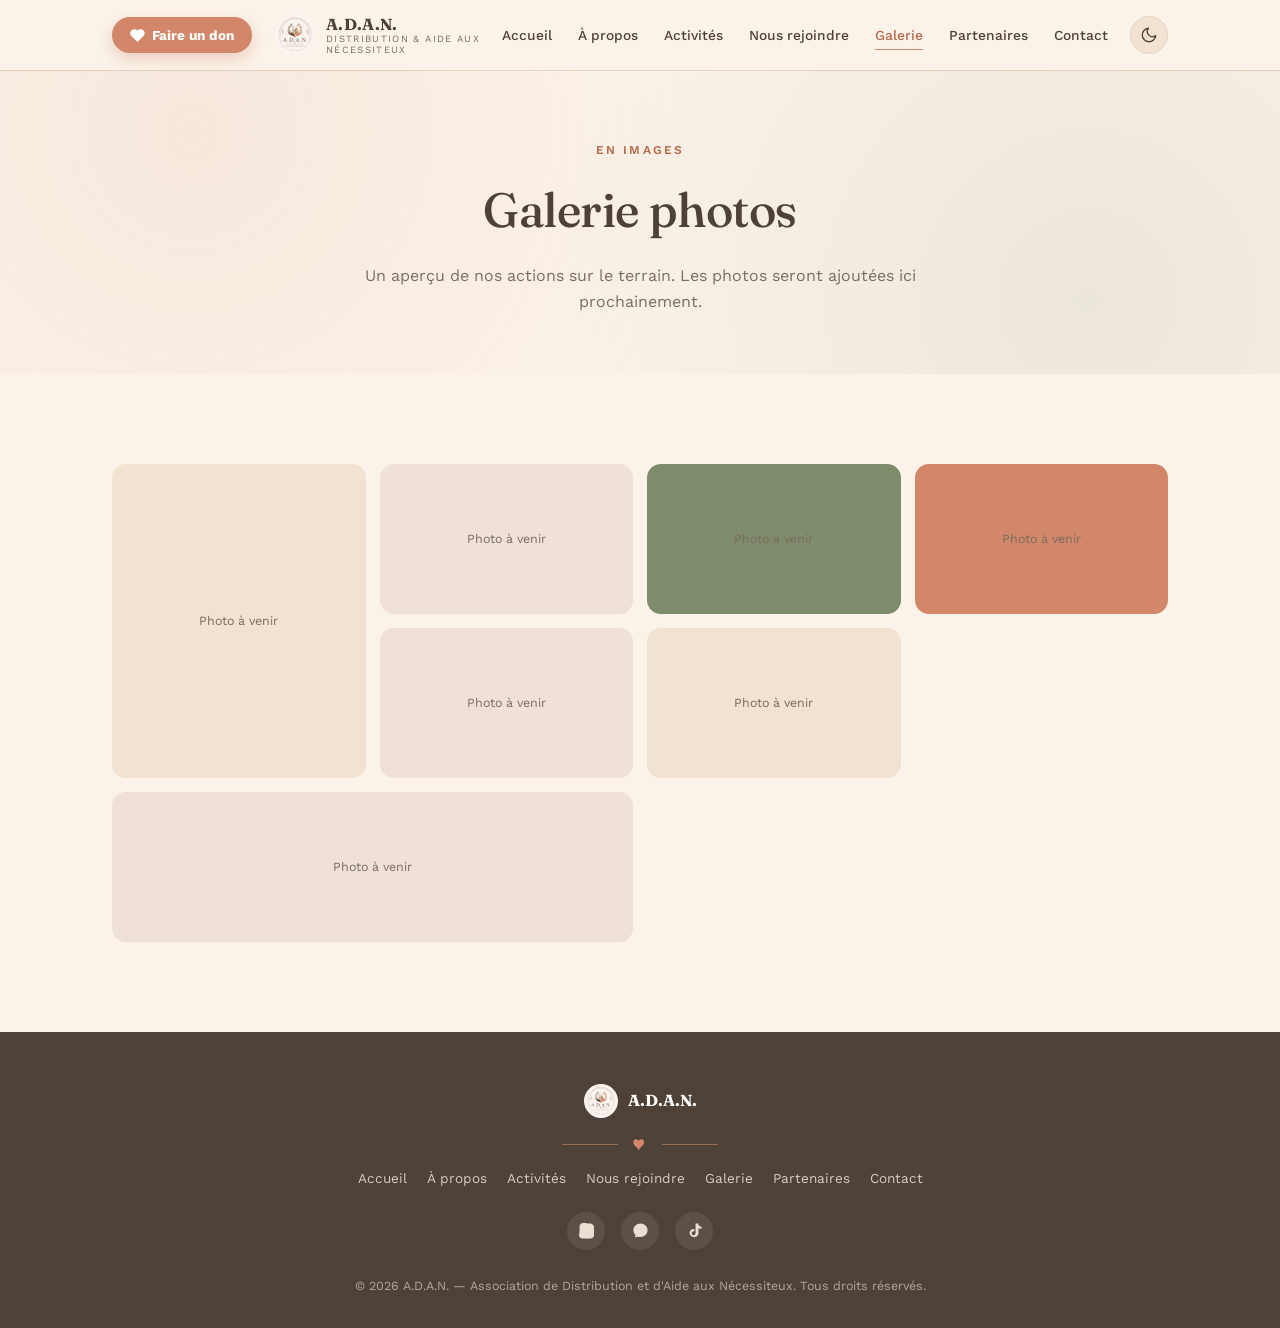
<file: galerie.html>
<!DOCTYPE html>
<html lang="fr">
<head>
<meta charset="UTF-8">
<meta name="viewport" content="width=device-width, initial-scale=1.0">
<title>Galerie — A.D.A.N.</title>
<meta name="description" content="Photos des actions d'A.D.A.N. à Saint-Louis.">
<link rel="icon" href="assets/logo.png" type="image/png">
<link rel="preconnect" href="https://fonts.googleapis.com">
<link href="https://fonts.googleapis.com/css2?family=Fraunces:ital,opsz,wght@0,9..144,300;0,9..144,400;0,9..144,500;0,9..144,600;1,9..144,400&family=Work+Sans:wght@300;400;500;600;700&display=swap" rel="stylesheet">
<link rel="stylesheet" href="style.css">
</head>
<body>
<header>
  <nav>
    <button class="donate-btn" onclick="openDonateModal()">
      <svg viewBox="0 0 24 24" fill="none" stroke="currentColor" stroke-width="2" stroke-linecap="round" stroke-linejoin="round"><path d="M20.8 4.6a5.5 5.5 0 0 0-7.8 0L12 5.6l-1-1a5.5 5.5 0 0 0-7.8 7.8l1 1L12 21l7.8-7.8 1-1a5.5 5.5 0 0 0 0-7.8z"/></svg>
      Faire un don
    </button>
    <a href="index.html" class="brand">
      <img src="assets/logo.png" alt="Logo A.D.A.N.">
      <div class="brand-text">
        <strong>A.D.A.N.</strong>
        <span>Distribution &amp; Aide aux Nécessiteux</span>
      </div>
    </a>
    <button class="nav-toggle" id="navToggle" aria-label="Menu">☰</button>
    <div class="navlinks" id="navLinks">
      <a href="index.html">Accueil</a>
      <a href="apropos.html">À propos</a>
      <a href="activites.html">Activités</a>
      <a href="rejoindre.html">Nous rejoindre</a>
      <a href="galerie.html" class="active">Galerie</a>
      <a href="partenaires.html">Partenaires</a>
      <a href="contact.html">Contact</a>
    </div>
  </nav>
</header>

<section class="page-header">
  <span class="eyebrow">En images</span>
  <h1>Galerie photos</h1>
  <p>Un aperçu de nos actions sur le terrain. Les photos seront ajoutées ici prochainement.</p>
</section>

<section>
  <div class="wrap">
    <div class="gallery-grid" data-animate>
      <div class="g1">Photo à venir</div>
      <div class="g2">Photo à venir</div>
      <div class="g3">Photo à venir</div>
      <div class="g4">Photo à venir</div>
      <div class="g5">Photo à venir</div>
      <div class="g6">Photo à venir</div>
      <div class="g7">Photo à venir</div>
    </div>
  </div>
</section>
<div class="modal-overlay" id="donateModal">
  <div class="modal-box">
    <button class="modal-close" onclick="closeDonateModal()" aria-label="Fermer">&times;</button>
    <h3>Faire un don</h3>
    <p class="sub">Choisissez votre moyen de transfert préféré</p>
    <div class="pay-options">
      <button class="pay-option wave" onclick="choosePayment('wave')">
        <span class="pay-icon">Wave</span>
        <span>Transfert via Wave
          <span class="label-sub">Paiement mobile rapide et gratuit</span>
        </span>
      </button>
      <button class="pay-option orange" onclick="choosePayment('orange')">
        <span class="pay-icon">OM</span>
        <span>Transfert via Orange Money
          <span class="label-sub">Paiement mobile sécurisé</span>
        </span>
      </button>
    </div>
    <div class="pay-result" id="payResult"></div>
  </div>
</div>
<footer>
  <div class="wrap">
    <div class="brand-foot">
      <img src="assets/logo.png" alt="A.D.A.N.">
      <strong>A.D.A.N.</strong>
    </div>
    <div class="motif">
      <span class="bar"></span>
      <svg viewBox="0 0 24 24" fill="#D3876A"><path d="M12 21s-7-4.35-9.5-9C.9 8.5 2.5 5 6 5c2 0 3.3 1.1 4 2.1C10.7 6.1 12 5 14 5c3.5 0 5.1 3.5 3.5 7-2.5 4.65-9.5 9-9.5 9z"/></svg>
      <span class="bar"></span>
    </div>
    <div class="foot-links">
      <a href="index.html">Accueil</a>
      <a href="apropos.html">À propos</a>
      <a href="activites.html">Activités</a>
      <a href="rejoindre.html">Nous rejoindre</a>
      <a href="galerie.html">Galerie</a>
      <a href="partenaires.html">Partenaires</a>
      <a href="contact.html">Contact</a>
    </div>
    <div class="foot-social">
      <a href="https://www.instagram.com/adan.association" target="_blank" aria-label="Instagram"><svg viewBox="0 0 24 24"><path d="M12 2.2c3.2 0 3.58.01 4.85.07 1.17.05 1.97.24 2.43.4a4.9 4.9 0 0 1 1.77 1.15 4.9 4.9 0 0 1 1.15 1.77c.16.46.35 1.26.4 2.43.06 1.27.07 1.65.07 4.85s-.01 3.58-.07 4.85c-.05 1.17-.24 1.97-.4 2.43a4.9 4.9 0 0 1-1.15 1.77 4.9 4.9 0 0 1-1.77 1.15c-.46.16-1.26.35-2.43.4-1.27.06-1.65.07-4.85.07s-3.58-.01-4.85-.07c-1.17-.05-1.97-.24-2.43-.4a4.9 4.9 0 0 1-1.77-1.15 4.9 4.9 0 0 1-1.15-1.77c-.16-.46-.35-1.26-.4-2.43C2.21 15.58 2.2 15.2 2.2 12s.01-3.58.07-4.85c.05-1.17.24-1.97.4-2.43A4.9 4.9 0 0 1 3.82 2.95 4.9 4.9 0 0 1 5.59 1.8c.46-.16 1.26-.35 2.43-.4C9.29 1.34 9.67 1.33 12 1.33"/></svg></a>
      <a href="https://chat.whatsapp.com/KwVK40qW9HnHfSPcmxUgci" target="_blank" aria-label="WhatsApp"><svg viewBox="0 0 24 24"><path d="M12 2C6.48 2 2 6.28 2 11.5c0 2.62 1.13 5 3 6.8L4 22l4.06-1.34A10.5 10.5 0 0 0 12 21c5.52 0 10-4.28 10-9.5S17.52 2 12 2z"/></svg></a>
      <a href="https://www.tiktok.com/@adan.association26" target="_blank" aria-label="TikTok"><svg viewBox="0 0 24 24"><path d="M16.7 2h-3.2v13.9c0 1.5-1.2 2.7-2.7 2.7a2.7 2.7 0 0 1-2.7-2.7c0-1.5 1.2-2.7 2.7-2.7.3 0 .6 0 .9.1V10c-.3 0-.6-.1-.9-.1-3.2 0-5.8 2.6-5.8 5.8S8.6 21.5 11.8 21.5s5.8-2.6 5.8-5.8V8.6c1.2.9 2.7 1.4 4.2 1.4V6.8c-2.2 0-4-1.5-4.4-3.5-.1-.4-.1-.9-.1-1.3z"/></svg></a>
    </div>
    <small>© 2026 A.D.A.N. — Association de Distribution et d'Aide aux Nécessiteux. Tous droits réservés.</small>
  </div>
</footer>
<script src="script.js"></script>
</body>
</html>
</file>
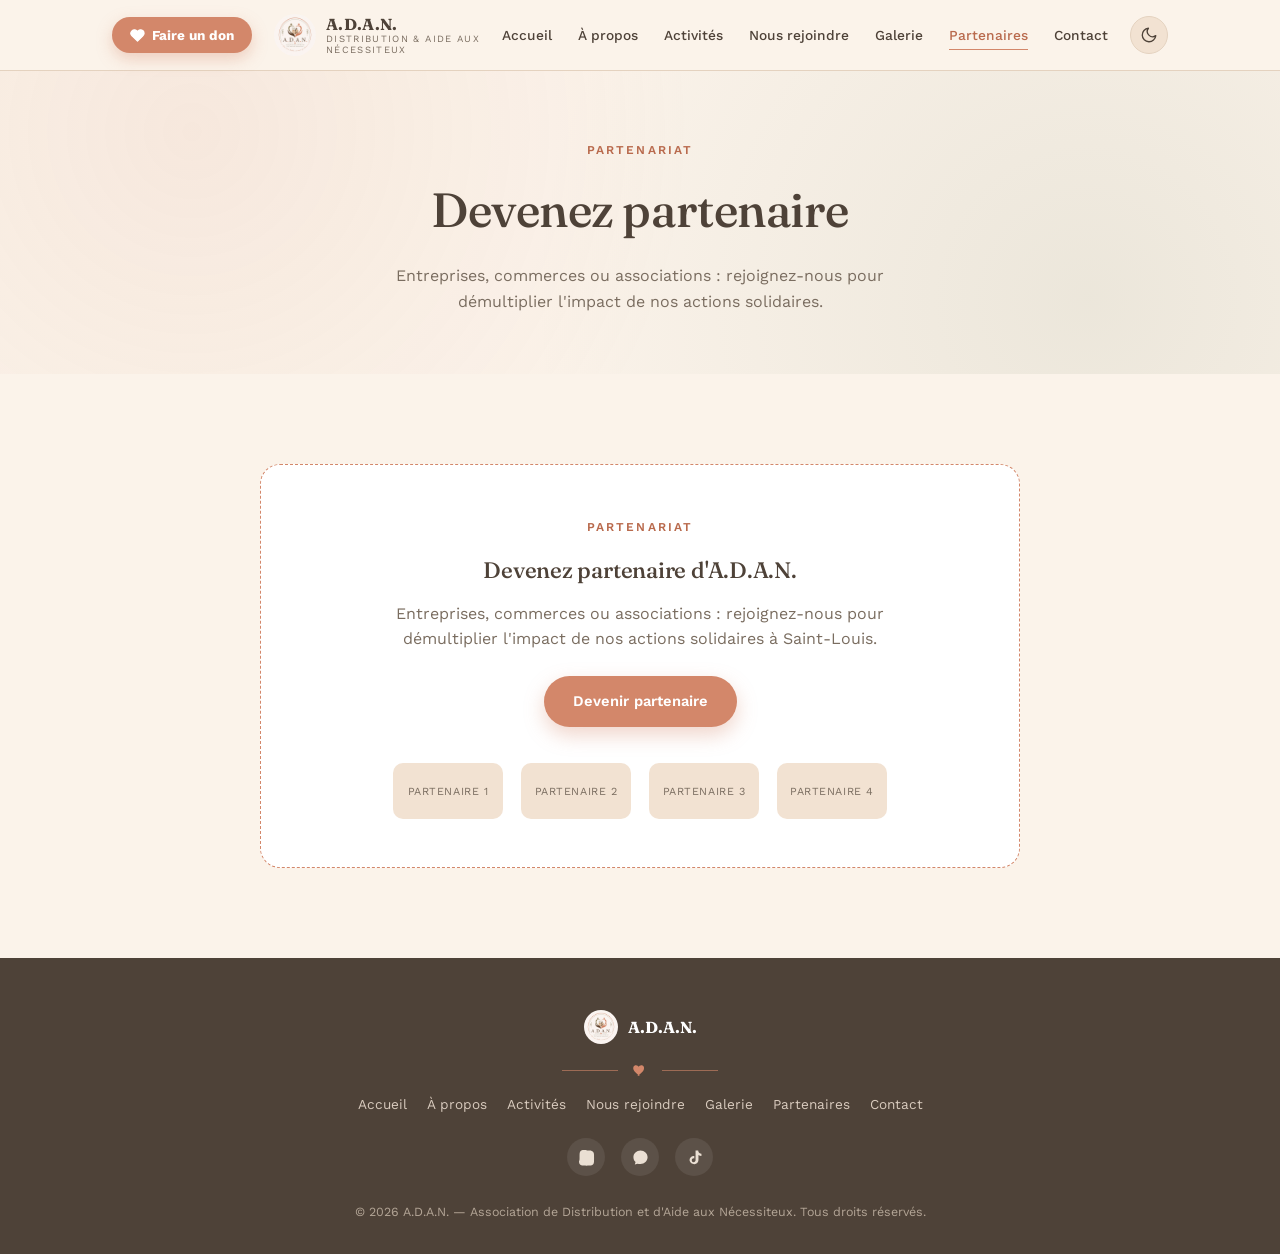
<file: partenaires.html>
<!DOCTYPE html>
<html lang="fr">
<head>
<meta charset="UTF-8">
<meta name="viewport" content="width=device-width, initial-scale=1.0">
<title>Partenaires — A.D.A.N.</title>
<meta name="description" content="Devenez partenaire d'A.D.A.N., association humanitaire à Saint-Louis.">
<link rel="icon" href="assets/logo.png" type="image/png">
<link rel="preconnect" href="https://fonts.googleapis.com">
<link href="https://fonts.googleapis.com/css2?family=Fraunces:ital,opsz,wght@0,9..144,300;0,9..144,400;0,9..144,500;0,9..144,600;1,9..144,400&family=Work+Sans:wght@300;400;500;600;700&display=swap" rel="stylesheet">
<link rel="stylesheet" href="style.css">
</head>
<body>
<header>
  <nav>
    <button class="donate-btn" onclick="openDonateModal()">
      <svg viewBox="0 0 24 24" fill="none" stroke="currentColor" stroke-width="2" stroke-linecap="round" stroke-linejoin="round"><path d="M20.8 4.6a5.5 5.5 0 0 0-7.8 0L12 5.6l-1-1a5.5 5.5 0 0 0-7.8 7.8l1 1L12 21l7.8-7.8 1-1a5.5 5.5 0 0 0 0-7.8z"/></svg>
      Faire un don
    </button>
    <a href="index.html" class="brand">
      <img src="assets/logo.png" alt="Logo A.D.A.N.">
      <div class="brand-text">
        <strong>A.D.A.N.</strong>
        <span>Distribution &amp; Aide aux Nécessiteux</span>
      </div>
    </a>
    <button class="nav-toggle" id="navToggle" aria-label="Menu">☰</button>
    <div class="navlinks" id="navLinks">
      <a href="index.html">Accueil</a>
      <a href="apropos.html">À propos</a>
      <a href="activites.html">Activités</a>
      <a href="rejoindre.html">Nous rejoindre</a>
      <a href="galerie.html">Galerie</a>
      <a href="partenaires.html" class="active">Partenaires</a>
      <a href="contact.html">Contact</a>
    </div>
  </nav>
</header>

<section class="page-header">
  <span class="eyebrow">Partenariat</span>
  <h1>Devenez partenaire</h1>
  <p>Entreprises, commerces ou associations : rejoignez-nous pour démultiplier l'impact de nos actions solidaires.</p>
</section>

<section>
  <div class="wrap">
    <div class="partners-box" data-animate>
      <span class="eyebrow">Partenariat</span>
      <h3 style="margin-top:14px;">Devenez partenaire d'A.D.A.N.</h3>
      <p>Entreprises, commerces ou associations : rejoignez-nous pour démultiplier l'impact de nos actions solidaires à Saint-Louis.</p>
      <a href="contact.html" class="btn btn-primary">Devenir partenaire</a>
      <div class="partner-logos">
        <span>Partenaire 1</span>
        <span>Partenaire 2</span>
        <span>Partenaire 3</span>
        <span>Partenaire 4</span>
      </div>
    </div>
  </div>
</section>
<div class="modal-overlay" id="donateModal">
  <div class="modal-box">
    <button class="modal-close" onclick="closeDonateModal()" aria-label="Fermer">&times;</button>
    <h3>Faire un don</h3>
    <p class="sub">Choisissez votre moyen de transfert préféré</p>
    <div class="pay-options">
      <button class="pay-option wave" onclick="choosePayment('wave')">
        <span class="pay-icon">Wave</span>
        <span>Transfert via Wave
          <span class="label-sub">Paiement mobile rapide et gratuit</span>
        </span>
      </button>
      <button class="pay-option orange" onclick="choosePayment('orange')">
        <span class="pay-icon">OM</span>
        <span>Transfert via Orange Money
          <span class="label-sub">Paiement mobile sécurisé</span>
        </span>
      </button>
    </div>
    <div class="pay-result" id="payResult"></div>
  </div>
</div>
<footer>
  <div class="wrap">
    <div class="brand-foot">
      <img src="assets/logo.png" alt="A.D.A.N.">
      <strong>A.D.A.N.</strong>
    </div>
    <div class="motif">
      <span class="bar"></span>
      <svg viewBox="0 0 24 24" fill="#D3876A"><path d="M12 21s-7-4.35-9.5-9C.9 8.5 2.5 5 6 5c2 0 3.3 1.1 4 2.1C10.7 6.1 12 5 14 5c3.5 0 5.1 3.5 3.5 7-2.5 4.65-9.5 9-9.5 9z"/></svg>
      <span class="bar"></span>
    </div>
    <div class="foot-links">
      <a href="index.html">Accueil</a>
      <a href="apropos.html">À propos</a>
      <a href="activites.html">Activités</a>
      <a href="rejoindre.html">Nous rejoindre</a>
      <a href="galerie.html">Galerie</a>
      <a href="partenaires.html">Partenaires</a>
      <a href="contact.html">Contact</a>
    </div>
    <div class="foot-social">
      <a href="https://www.instagram.com/adan.association" target="_blank" aria-label="Instagram"><svg viewBox="0 0 24 24"><path d="M12 2.2c3.2 0 3.58.01 4.85.07 1.17.05 1.97.24 2.43.4a4.9 4.9 0 0 1 1.77 1.15 4.9 4.9 0 0 1 1.15 1.77c.16.46.35 1.26.4 2.43.06 1.27.07 1.65.07 4.85s-.01 3.58-.07 4.85c-.05 1.17-.24 1.97-.4 2.43a4.9 4.9 0 0 1-1.15 1.77 4.9 4.9 0 0 1-1.77 1.15c-.46.16-1.26.35-2.43.4-1.27.06-1.65.07-4.85.07s-3.58-.01-4.85-.07c-1.17-.05-1.97-.24-2.43-.4a4.9 4.9 0 0 1-1.77-1.15 4.9 4.9 0 0 1-1.15-1.77c-.16-.46-.35-1.26-.4-2.43C2.21 15.58 2.2 15.2 2.2 12s.01-3.58.07-4.85c.05-1.17.24-1.97.4-2.43A4.9 4.9 0 0 1 3.82 2.95 4.9 4.9 0 0 1 5.59 1.8c.46-.16 1.26-.35 2.43-.4C9.29 1.34 9.67 1.33 12 1.33"/></svg></a>
      <a href="https://chat.whatsapp.com/KwVK40qW9HnHfSPcmxUgci" target="_blank" aria-label="WhatsApp"><svg viewBox="0 0 24 24"><path d="M12 2C6.48 2 2 6.28 2 11.5c0 2.62 1.13 5 3 6.8L4 22l4.06-1.34A10.5 10.5 0 0 0 12 21c5.52 0 10-4.28 10-9.5S17.52 2 12 2z"/></svg></a>
      <a href="https://www.tiktok.com/@adan.association26" target="_blank" aria-label="TikTok"><svg viewBox="0 0 24 24"><path d="M16.7 2h-3.2v13.9c0 1.5-1.2 2.7-2.7 2.7a2.7 2.7 0 0 1-2.7-2.7c0-1.5 1.2-2.7 2.7-2.7.3 0 .6 0 .9.1V10c-.3 0-.6-.1-.9-.1-3.2 0-5.8 2.6-5.8 5.8S8.6 21.5 11.8 21.5s5.8-2.6 5.8-5.8V8.6c1.2.9 2.7 1.4 4.2 1.4V6.8c-2.2 0-4-1.5-4.4-3.5-.1-.4-.1-.9-.1-1.3z"/></svg></a>
    </div>
    <small>© 2026 A.D.A.N. — Association de Distribution et d'Aide aux Nécessiteux. Tous droits réservés.</small>
  </div>
</footer>
<script src="script.js"></script>
</body>
</html>
</file>
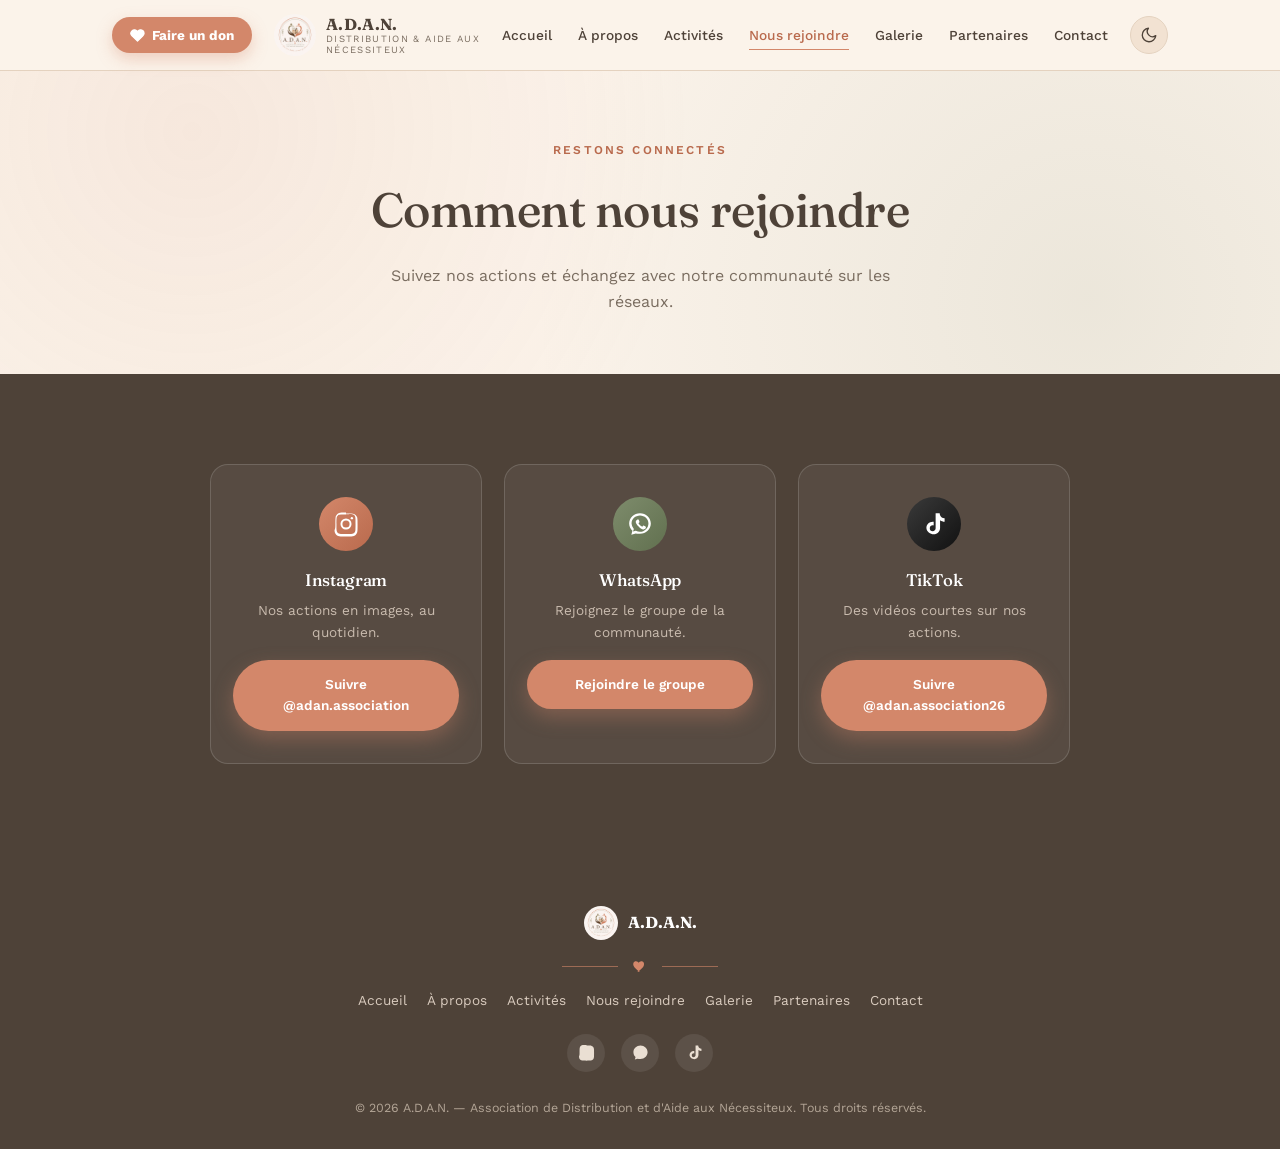
<file: rejoindre.html>
<!DOCTYPE html>
<html lang="fr">
<head>
<meta charset="UTF-8">
<meta name="viewport" content="width=device-width, initial-scale=1.0">
<title>Nous rejoindre — A.D.A.N.</title>
<meta name="description" content="Suivez A.D.A.N. sur Instagram, TikTok et WhatsApp.">
<link rel="icon" href="assets/logo.png" type="image/png">
<link rel="preconnect" href="https://fonts.googleapis.com">
<link href="https://fonts.googleapis.com/css2?family=Fraunces:ital,opsz,wght@0,9..144,300;0,9..144,400;0,9..144,500;0,9..144,600;1,9..144,400&family=Work+Sans:wght@300;400;500;600;700&display=swap" rel="stylesheet">
<link rel="stylesheet" href="style.css">
</head>
<body>
<header>
  <nav>
    <button class="donate-btn" onclick="openDonateModal()">
      <svg viewBox="0 0 24 24" fill="none" stroke="currentColor" stroke-width="2" stroke-linecap="round" stroke-linejoin="round"><path d="M20.8 4.6a5.5 5.5 0 0 0-7.8 0L12 5.6l-1-1a5.5 5.5 0 0 0-7.8 7.8l1 1L12 21l7.8-7.8 1-1a5.5 5.5 0 0 0 0-7.8z"/></svg>
      Faire un don
    </button>
    <a href="index.html" class="brand">
      <img src="assets/logo.png" alt="Logo A.D.A.N.">
      <div class="brand-text">
        <strong>A.D.A.N.</strong>
        <span>Distribution &amp; Aide aux Nécessiteux</span>
      </div>
    </a>
    <button class="nav-toggle" id="navToggle" aria-label="Menu">☰</button>
    <div class="navlinks" id="navLinks">
      <a href="index.html">Accueil</a>
      <a href="apropos.html">À propos</a>
      <a href="activites.html">Activités</a>
      <a href="rejoindre.html" class="active">Nous rejoindre</a>
      <a href="galerie.html">Galerie</a>
      <a href="partenaires.html">Partenaires</a>
      <a href="contact.html">Contact</a>
    </div>
  </nav>
</header>

<section class="page-header">
  <span class="eyebrow">Restons connectés</span>
  <h1>Comment nous rejoindre</h1>
  <p>Suivez nos actions et échangez avec notre communauté sur les réseaux.</p>
</section>

<section class="join">
  <div class="wrap">
    <div class="social-grid" data-animate>
      <div class="social-card">
        <div class="icon"><svg viewBox="0 0 24 24"><path d="M12 2.2c3.2 0 3.58.01 4.85.07 1.17.05 1.97.24 2.43.4a4.9 4.9 0 0 1 1.77 1.15 4.9 4.9 0 0 1 1.15 1.77c.16.46.35 1.26.4 2.43.06 1.27.07 1.65.07 4.85s-.01 3.58-.07 4.85c-.05 1.17-.24 1.97-.4 2.43a4.9 4.9 0 0 1-1.15 1.77 4.9 4.9 0 0 1-1.77 1.15c-.46.16-1.26.35-2.43.4-1.27.06-1.65.07-4.85.07s-3.58-.01-4.85-.07c-1.17-.05-1.97-.24-2.43-.4a4.9 4.9 0 0 1-1.77-1.15 4.9 4.9 0 0 1-1.15-1.77c-.16-.46-.35-1.26-.4-2.43C2.21 15.58 2.2 15.2 2.2 12s.01-3.58.07-4.85c.05-1.17.24-1.97.4-2.43A4.9 4.9 0 0 1 3.82 2.95 4.9 4.9 0 0 1 5.59 1.8c.46-.16 1.26-.35 2.43-.4C9.29 1.34 9.67 1.33 12 1.33m0 1.8c-3.15 0-3.5.01-4.73.07-.95.04-1.47.2-1.81.34-.46.18-.78.39-1.12.73-.34.34-.55.66-.73 1.12-.14.34-.3.86-.34 1.81C3.21 8.1 3.2 8.45 3.2 12s.01 3.9.07 5.13c.04.95.2 1.47.34 1.81.18.46.39.78.73 1.12.34.34.66.55 1.12.73.34.14.86.3 1.81.34 1.23.06 1.58.07 4.73.07s3.5-.01 4.73-.07c.95-.04 1.47-.2 1.81-.34.46-.18.78-.39 1.12-.73.34-.34.55-.66.73-1.12.14-.34.3-.86.34-1.81.06-1.23.07-1.58.07-5.13s-.01-3.9-.07-5.13c-.04-.95-.2-1.47-.34-1.81a2.9 2.9 0 0 0-.73-1.12 2.9 2.9 0 0 0-1.12-.73c-.34-.14-.86-.3-1.81-.34C15.5 3.01 15.15 3 12 3z"/><path d="M12 6.9a5.1 5.1 0 1 0 0 10.2 5.1 5.1 0 0 0 0-10.2zm0 8.4a3.3 3.3 0 1 1 0-6.6 3.3 3.3 0 0 1 0 6.6z"/><circle cx="17.4" cy="6.6" r="1.1"/></svg></div>
        <h4>Instagram</h4>
        <p>Nos actions en images, au quotidien.</p>
        <a href="https://www.instagram.com/adan.association" target="_blank" class="btn btn-primary">Suivre @adan.association</a>
      </div>
      <div class="social-card">
        <div class="icon" style="background:linear-gradient(135deg, var(--sage), var(--sage-deep));"><svg viewBox="0 0 24 24"><path d="M12 2C6.48 2 2 6.28 2 11.5c0 2.62 1.13 5 3 6.8L4 22l4.06-1.34A10.5 10.5 0 0 0 12 21c5.52 0 10-4.28 10-9.5S17.52 2 12 2zm0 17.2c-1.36 0-2.65-.32-3.78-.9l-.27-.14-2.4.8.79-2.3-.17-.26A7.9 7.9 0 0 1 4.2 11.5C4.2 7.5 7.7 4.2 12 4.2s7.8 3.3 7.8 7.3-3.5 7.7-7.8 7.7z"/><path d="M9.2 8.4c.2-.5.4-.5.7-.5h.5c.2 0 .4 0 .5.4.2.5.6 1.5.6 1.6.1.1.1.3 0 .4-.1.2-.2.3-.3.4l-.4.4c-.1.1-.2.2-.1.4.4.7 1 1.4 1.6 1.9.7.6 1.3.9 1.6 1 .2.1.3.1.4-.1l.6-.7c.2-.2.3-.2.5-.1.2.1 1.4.7 1.6.8.2.1.4.2.4.3.1.2.1.9-.2 1.4-.3.5-1.4 1-1.9 1-.5 0-1.6-.1-3.3-1.4-1.9-1.4-3.1-3.3-3.2-3.5-.1-.2-.7-1-.7-1.9 0-.9.5-1.4.7-1.6z"/></svg></div>
        <h4>WhatsApp</h4>
        <p>Rejoignez le groupe de la communauté.</p>
        <a href="https://chat.whatsapp.com/KwVK40qW9HnHfSPcmxUgci" target="_blank" class="btn btn-primary">Rejoindre le groupe</a>
      </div>
      <div class="social-card">
        <div class="icon" style="background:linear-gradient(135deg,#3a3a3a,#111);"><svg viewBox="0 0 24 24"><path d="M16.7 2h-3.2v13.9c0 1.5-1.2 2.7-2.7 2.7a2.7 2.7 0 0 1-2.7-2.7c0-1.5 1.2-2.7 2.7-2.7.3 0 .6 0 .9.1V10c-.3 0-.6-.1-.9-.1-3.2 0-5.8 2.6-5.8 5.8S8.6 21.5 11.8 21.5s5.8-2.6 5.8-5.8V8.6c1.2.9 2.7 1.4 4.2 1.4V6.8c-2.2 0-4-1.5-4.4-3.5-.1-.4-.1-.9-.1-1.3z"/></svg></div>
        <h4>TikTok</h4>
        <p>Des vidéos courtes sur nos actions.</p>
        <a href="https://www.tiktok.com/@adan.association26" target="_blank" class="btn btn-primary">Suivre @adan.association26</a>
      </div>
    </div>
  </div>
</section>
<div class="modal-overlay" id="donateModal">
  <div class="modal-box">
    <button class="modal-close" onclick="closeDonateModal()" aria-label="Fermer">&times;</button>
    <h3>Faire un don</h3>
    <p class="sub">Choisissez votre moyen de transfert préféré</p>
    <div class="pay-options">
      <button class="pay-option wave" onclick="choosePayment('wave')">
        <span class="pay-icon">Wave</span>
        <span>Transfert via Wave
          <span class="label-sub">Paiement mobile rapide et gratuit</span>
        </span>
      </button>
      <button class="pay-option orange" onclick="choosePayment('orange')">
        <span class="pay-icon">OM</span>
        <span>Transfert via Orange Money
          <span class="label-sub">Paiement mobile sécurisé</span>
        </span>
      </button>
    </div>
    <div class="pay-result" id="payResult"></div>
  </div>
</div>
<footer>
  <div class="wrap">
    <div class="brand-foot">
      <img src="assets/logo.png" alt="A.D.A.N.">
      <strong>A.D.A.N.</strong>
    </div>
    <div class="motif">
      <span class="bar"></span>
      <svg viewBox="0 0 24 24" fill="#D3876A"><path d="M12 21s-7-4.35-9.5-9C.9 8.5 2.5 5 6 5c2 0 3.3 1.1 4 2.1C10.7 6.1 12 5 14 5c3.5 0 5.1 3.5 3.5 7-2.5 4.65-9.5 9-9.5 9z"/></svg>
      <span class="bar"></span>
    </div>
    <div class="foot-links">
      <a href="index.html">Accueil</a>
      <a href="apropos.html">À propos</a>
      <a href="activites.html">Activités</a>
      <a href="rejoindre.html">Nous rejoindre</a>
      <a href="galerie.html">Galerie</a>
      <a href="partenaires.html">Partenaires</a>
      <a href="contact.html">Contact</a>
    </div>
    <div class="foot-social">
      <a href="https://www.instagram.com/adan.association" target="_blank" aria-label="Instagram"><svg viewBox="0 0 24 24"><path d="M12 2.2c3.2 0 3.58.01 4.85.07 1.17.05 1.97.24 2.43.4a4.9 4.9 0 0 1 1.77 1.15 4.9 4.9 0 0 1 1.15 1.77c.16.46.35 1.26.4 2.43.06 1.27.07 1.65.07 4.85s-.01 3.58-.07 4.85c-.05 1.17-.24 1.97-.4 2.43a4.9 4.9 0 0 1-1.15 1.77 4.9 4.9 0 0 1-1.77 1.15c-.46.16-1.26.35-2.43.4-1.27.06-1.65.07-4.85.07s-3.58-.01-4.85-.07c-1.17-.05-1.97-.24-2.43-.4a4.9 4.9 0 0 1-1.77-1.15 4.9 4.9 0 0 1-1.15-1.77c-.16-.46-.35-1.26-.4-2.43C2.21 15.58 2.2 15.2 2.2 12s.01-3.58.07-4.85c.05-1.17.24-1.97.4-2.43A4.9 4.9 0 0 1 3.82 2.95 4.9 4.9 0 0 1 5.59 1.8c.46-.16 1.26-.35 2.43-.4C9.29 1.34 9.67 1.33 12 1.33"/></svg></a>
      <a href="https://chat.whatsapp.com/KwVK40qW9HnHfSPcmxUgci" target="_blank" aria-label="WhatsApp"><svg viewBox="0 0 24 24"><path d="M12 2C6.48 2 2 6.28 2 11.5c0 2.62 1.13 5 3 6.8L4 22l4.06-1.34A10.5 10.5 0 0 0 12 21c5.52 0 10-4.28 10-9.5S17.52 2 12 2z"/></svg></a>
      <a href="https://www.tiktok.com/@adan.association26" target="_blank" aria-label="TikTok"><svg viewBox="0 0 24 24"><path d="M16.7 2h-3.2v13.9c0 1.5-1.2 2.7-2.7 2.7a2.7 2.7 0 0 1-2.7-2.7c0-1.5 1.2-2.7 2.7-2.7.3 0 .6 0 .9.1V10c-.3 0-.6-.1-.9-.1-3.2 0-5.8 2.6-5.8 5.8S8.6 21.5 11.8 21.5s5.8-2.6 5.8-5.8V8.6c1.2.9 2.7 1.4 4.2 1.4V6.8c-2.2 0-4-1.5-4.4-3.5-.1-.4-.1-.9-.1-1.3z"/></svg></a>
    </div>
    <small>© 2026 A.D.A.N. — Association de Distribution et d'Aide aux Nécessiteux. Tous droits réservés.</small>
  </div>
</footer>
<script src="script.js"></script>
</body>
</html>
</file>
<file: style.css>
:root{
  --cream: #FBF3EA;
  --cream-deep: #F2E2D2;
  --card: #FFFFFF;
  --terracotta: #D3876A;
  --terracotta-deep: #B96A4D;
  --sage: #7E8C6C;
  --sage-deep: #61704F;
  --brown: #4E4238;
  --brown-soft: #7A6D60;
  --line: #E4D2BF;
  --wave-blue: #1DA1D9;
  --orange-money: #FF7900;

  /* Couleurs utilisées par le mode sombre (valeurs du mode clair) */
  --header-bg: rgba(251,243,234,0.95);
  --field: #FBF3EA;
  --btn-bg: #D3876A;
  --btn-text: #FFFFFF;
  --btn-shadow: rgba(211,135,106,0.35);
  --btn-shadow-hover: rgba(211,135,106,0.45);
  --icon-1: #D3876A;
  --icon-2: #B96A4D;
  --band: #4E4238;
  --band-text: #FBF3EA;
  --footer-bg: #4E4238;
  --tile: #EFE0D8;
  --tile-sage: #7E8C6C;
  --tile-terra: #D3876A;
  --tile-text: #FFFFFF;
  --glow-1: rgba(211,135,106,0.10);
  --glow-2: rgba(126,140,108,0.12);
  --shadow-soft: rgba(78,66,56,0.10);
  --shadow-logo: rgba(78,66,56,0.14);
  color-scheme: light;
}

/* MODE SOMBRE : palette chaude (brun café, pêche, sauge) */
html[data-theme="dark"]{
  color-scheme: dark;
  --cream: #1B1511;
  --cream-deep: #2B2119;
  --card: #241B16;
  --terracotta: #E3987A;
  --terracotta-deep: #F0AF93;
  --sage: #6F8160;
  --sage-deep: #B4C49D;
  --brown: #F4E9DD;
  --brown-soft: #C4B5A5;
  --line: #3B2F26;
  --header-bg: rgba(27,21,17,0.92);
  --field: #241B16;
  --btn-bg: #E8A488;
  --btn-text: #2B1A11;
  --btn-shadow: rgba(232,164,136,0.22);
  --btn-shadow-hover: rgba(232,164,136,0.34);
  --icon-1: #CF7A59;
  --icon-2: #A9573B;
  --band: #2A1F18;
  --band-text: #F4E9DD;
  --footer-bg: #110C09;
  --tile: #2B2119;
  --tile-sage: #5B6D4D;
  --tile-terra: #A85D41;
  --tile-text: #FFF6EE;
  --glow-1: rgba(227,152,122,0.14);
  --glow-2: rgba(126,150,108,0.12);
  --shadow-soft: rgba(0,0,0,0.45);
  --shadow-logo: rgba(0,0,0,0.55);
}
*{margin:0;padding:0;box-sizing:border-box;}
html{scroll-behavior:smooth;}
body{
  font-family:'Work Sans', sans-serif;
  background:var(--cream);
  color:var(--brown);
  line-height:1.6;
  overflow-x:hidden;
}
h1,h2,h3,h4{
  font-family:'Fraunces', serif;
  font-weight:500;
  color:var(--brown);
  letter-spacing:-0.01em;
}
.eyebrow{
  font-family:'Work Sans', sans-serif;
  text-transform:uppercase;
  letter-spacing:0.18em;
  font-size:0.75rem;
  color:var(--terracotta-deep);
  font-weight:600;
}
a{color:inherit; text-decoration:none;}
img{max-width:100%; display:block;}
.wrap{max-width:1120px; margin:0 auto; padding:0 32px;}

.motif{
  display:flex; align-items:center; justify-content:center; gap:14px;
  margin:0 auto; width:fit-content;
}
.motif .bar{width:56px; height:1px; background:var(--terracotta); opacity:0.6;}
.motif svg{width:16px; height:16px;}

/* NAV */
header{
  position:sticky; top:0; z-index:100;
  background:var(--header-bg);
  backdrop-filter:blur(8px);
  border-bottom:1px solid var(--line);
}
nav{
  display:flex; align-items:center; gap:22px;
  max-width:1120px; margin:0 auto; padding:14px 32px;
  width:100%; box-sizing:border-box;
}
.donate-btn{
  flex:none;
  display:inline-flex; align-items:center; gap:7px;
  background:var(--btn-bg); color:var(--btn-text);
  padding:10px 18px; border-radius:999px;
  font-weight:700; font-size:0.85rem;
  box-shadow:0 6px 16px var(--btn-shadow);
  border:none; cursor:pointer;
  transition:transform 0.2s, box-shadow 0.2s;
  font-family:'Work Sans', sans-serif;
}
.donate-btn:hover{transform:translateY(-2px); box-shadow:0 10px 22px var(--btn-shadow-hover);}
.donate-btn svg{width:15px; height:15px; fill:currentColor;}
.brand{display:flex; align-items:center; gap:10px;}
.brand img{width:42px; height:42px; border-radius:50%;}
.brand-text{display:flex; flex-direction:column; line-height:1.15;}
.brand-text strong{font-family:'Fraunces', serif; font-size:1rem; color:var(--brown); letter-spacing:0.02em;}
.brand-text span{font-size:0.6rem; letter-spacing:0.14em; text-transform:uppercase; color:var(--brown-soft);}
.navlinks{display:flex; gap:26px; font-size:0.86rem; font-weight:500; margin-left:auto;}
.navlinks a{position:relative; padding:4px 0; transition:color 0.2s; white-space:nowrap;}
.navlinks a:hover, .navlinks a.active{color:var(--terracotta-deep);}
.navlinks a::after{
  content:""; position:absolute; left:0; bottom:0; height:1px; width:0;
  background:var(--terracotta); transition:width 0.25s;
}
.navlinks a:hover::after, .navlinks a.active::after{width:100%;}
.nav-toggle{display:none; background:none; border:none; font-size:1.5rem; color:var(--brown); cursor:pointer; margin-left:auto; order:3;}
.navlinks{order:1;}

/* Bouton mode sombre (ajouté par script.js) */
.theme-toggle{
  flex:none; order:2;
  width:38px; height:38px; border-radius:50%;
  display:inline-flex; align-items:center; justify-content:center;
  background:var(--cream-deep); border:1px solid var(--line); color:var(--brown);
  cursor:pointer; transition:transform 0.25s;
}
.theme-toggle:hover{transform:rotate(14deg) scale(1.06);}
.theme-toggle:focus-visible{outline:2px solid var(--terracotta); outline-offset:2px;}
.theme-toggle svg{width:18px; height:18px; fill:none; stroke:currentColor; stroke-width:1.8; stroke-linecap:round; stroke-linejoin:round;}
.theme-toggle .icon-sun{display:none;}
html[data-theme="dark"] .theme-toggle .icon-sun{display:block;}
html[data-theme="dark"] .theme-toggle .icon-moon{display:none;}

@media (max-width:900px){
  /* Mobile : en-tête non collant (évite les coupures dans les navigateurs intégrés type WhatsApp/Instagram) */
  header{
    position:relative;
    -webkit-backdrop-filter:none; backdrop-filter:none;
    background:var(--cream);
    padding-top:env(safe-area-inset-top);
  }
  .navlinks{
    position:absolute; top:100%; left:0; right:0; background:var(--cream);
    flex-direction:column; padding:20px 32px; gap:18px;
    border-bottom:1px solid var(--line);
    opacity:0; visibility:hidden; pointer-events:none;
    transform:translateY(-12px);
    transition:transform 0.3s ease, opacity 0.3s ease, visibility 0.3s;
    margin-left:0;
  }
  .navlinks.open{opacity:1; visibility:visible; pointer-events:auto; transform:translateY(0);}
  .nav-toggle{display:block; margin-left:0;}
  .theme-toggle{margin-left:auto;}
  nav{gap:10px; padding:12px 16px;}
}
@media (max-width:480px){
  .donate-btn{padding:8px 12px; font-size:0.72rem; gap:5px;}
  .donate-btn svg{width:13px; height:13px;}
  .brand{gap:7px;}
  .brand-text strong{font-size:0.8rem;}
  .brand img{width:32px; height:32px;}
  nav{gap:8px; padding:10px 12px;}
  .nav-toggle{font-size:1.3rem;}
  .theme-toggle{width:34px; height:34px;}
  .theme-toggle svg{width:16px; height:16px;}
}
@media (max-width:480px){
  .brand-text span{display:none;}
  .donate-btn{white-space:nowrap;}
}
@media (max-width:400px){
  .donate-btn{padding:7px 10px; font-size:0.68rem;}
  .brand-text strong{font-size:0.76rem;}
}

/* PAGE HEADER (banner for inner pages) */
.page-header{
  position:relative; text-align:center; padding:70px 32px 60px; overflow:hidden;
}
.page-header::before{
  content:"";
  position:absolute; inset:0;
  background:
    radial-gradient(circle at 15% 20%, var(--glow-1), transparent 45%),
    radial-gradient(circle at 85% 75%, var(--glow-2), transparent 50%);
  pointer-events:none;
}
.page-header .eyebrow{display:block; margin-bottom:12px; position:relative; z-index:1;}
.page-header h1{font-size:clamp(2rem,4.4vw,3rem); position:relative; z-index:1;}
.page-header p{max-width:560px; margin:14px auto 0; color:var(--brown-soft); position:relative; z-index:1;}

/* HERO (home only) */
.hero{
  position:relative;
  padding:96px 32px 110px;
  text-align:center;
  overflow:hidden;
}
.hero::before{
  content:"";
  position:absolute; inset:0;
  background:
    radial-gradient(circle at 15% 20%, var(--glow-1), transparent 45%),
    radial-gradient(circle at 85% 75%, var(--glow-2), transparent 50%);
  pointer-events:none;
}
.hero-logo{
  width:128px; height:128px; border-radius:50%;
  margin:0 auto 28px;
  box-shadow:0 12px 40px var(--shadow-logo);
  border:1px solid var(--line);
  position:relative; z-index:1;
}
.hero h1{
  font-size:clamp(2.3rem, 5vw, 3.6rem);
  max-width:820px; margin:18px auto 20px;
  position:relative; z-index:1;
}
.hero h1 em{font-style:italic; color:var(--terracotta-deep);}
.hero p.lead{
  max-width:560px; margin:0 auto 36px; color:var(--brown-soft);
  font-size:1.08rem; position:relative; z-index:1;
}
.hero-ctas{display:flex; gap:16px; justify-content:center; flex-wrap:wrap; position:relative; z-index:1;}
.btn{
  display:inline-flex; align-items:center; gap:8px;
  padding:13px 28px; border-radius:999px; font-weight:600; font-size:0.92rem;
  transition:transform 0.2s, box-shadow 0.2s; cursor:pointer; border:1px solid transparent;
}
.btn-primary{background:var(--btn-bg); color:var(--btn-text); box-shadow:0 8px 20px var(--btn-shadow);}
.btn-primary:hover{transform:translateY(-2px); box-shadow:0 12px 26px var(--btn-shadow-hover);}
.btn-outline{border-color:var(--brown); color:var(--brown);}
.btn-outline:hover{background:var(--brown); color:var(--cream);}

section{padding:90px 0;}
.section-head{text-align:center; max-width:640px; margin:0 auto 56px;}
.section-head .eyebrow{display:block; margin-bottom:12px;}
.section-head h2{font-size:clamp(1.8rem,3.4vw,2.5rem); margin-bottom:14px;}
.section-head p{color:var(--brown-soft);}

/* HOME preview cards */
.preview-grid{display:grid; grid-template-columns:repeat(3,1fr); gap:26px;}
.preview-card{
  background:var(--card); border-radius:18px; padding:34px 28px;
  border:1px solid var(--line); transition:transform 0.25s, box-shadow 0.25s;
  display:flex; flex-direction:column;
}
.preview-card:hover{transform:translateY(-6px); box-shadow:0 16px 34px var(--shadow-soft);}
.preview-card .icon{
  width:52px; height:52px; border-radius:14px; background:var(--cream-deep);
  display:flex; align-items:center; justify-content:center; margin-bottom:20px;
}
.preview-card .icon svg{width:26px; height:26px; stroke:var(--sage-deep);}
.preview-card h3{font-size:1.15rem; margin-bottom:10px;}
.preview-card p{color:var(--brown-soft); font-size:0.93rem; flex:1;}
.preview-card .more{
  margin-top:16px; font-size:0.8rem; font-weight:700; color:var(--terracotta-deep);
  display:inline-flex; align-items:center; gap:6px;
}
@media (max-width:860px){ .preview-grid{grid-template-columns:1fr;} }

/* A PROPOS */
.about-grid{display:grid; grid-template-columns:1.1fr 1fr; gap:64px; align-items:center;}
.about-text p{color:var(--brown-soft); margin-bottom:16px;}
.values{display:grid; gap:22px; margin-top:8px;}
.value{display:flex; gap:16px; align-items:flex-start;}
.value .icon{
  flex:none; width:46px; height:46px; border-radius:50%;
  background:var(--cream-deep); display:flex; align-items:center; justify-content:center;
}
.value .icon svg{width:22px; height:22px; stroke:var(--terracotta-deep);}
.value h4{font-size:1.02rem; margin-bottom:4px;}
.value p{color:var(--brown-soft); font-size:0.92rem;}
@media (max-width:860px){ .about-grid{grid-template-columns:1fr; gap:40px;} }

/* ACTIVITES */
.cards{display:grid; grid-template-columns:repeat(3,1fr); gap:26px;}
.card{
  background:var(--card); border-radius:18px; padding:34px 28px;
  border:1px solid var(--line);
  transition:transform 0.25s, box-shadow 0.25s;
}
.card:hover{transform:translateY(-6px); box-shadow:0 16px 34px var(--shadow-soft);}
.card .icon{
  width:52px; height:52px; border-radius:14px; background:var(--cream-deep);
  display:flex; align-items:center; justify-content:center; margin-bottom:20px;
}
.card .icon svg{width:26px; height:26px; stroke:var(--sage-deep);}
.card h3{font-size:1.15rem; margin-bottom:10px;}
.card p{color:var(--brown-soft); font-size:0.93rem;}
.card .tag{
  display:inline-block; margin-top:16px; font-size:0.72rem; letter-spacing:0.08em;
  text-transform:uppercase; color:var(--terracotta-deep); font-weight:600;
}
@media (max-width:860px){ .cards{grid-template-columns:1fr;} }

/* REJOINDRE / RESEAUX */
.join{background:var(--band); color:var(--band-text); text-align:center;}
.join .section-head p{color:#D9CBBE;}
.join .eyebrow{color:var(--terracotta);}
.social-grid{display:grid; grid-template-columns:repeat(3,1fr); gap:22px; max-width:860px; margin:0 auto;}
.social-card{
  background:rgba(255,255,255,0.05); border:1px solid rgba(255,255,255,0.15);
  border-radius:18px; padding:32px 22px; transition:transform 0.25s, background 0.25s;
  position:relative;
}
.social-card:hover{transform:translateY(-5px); background:rgba(255,255,255,0.09);}
.social-card .icon{
  width:54px; height:54px; border-radius:50%; margin:0 auto 16px;
  display:flex; align-items:center; justify-content:center;
  background:linear-gradient(135deg, var(--icon-1), var(--icon-2));
}
.social-card .icon svg{width:26px; height:26px; fill:#fff;}
.social-card h4{font-family:'Fraunces',serif; font-size:1.05rem; margin-bottom:6px; color:#fff;}
.social-card p{font-size:0.85rem; color:#C9BBAE; margin-bottom:16px;}
.social-card .btn{width:100%; justify-content:center; font-size:0.85rem;}
@media (max-width:860px){ .social-grid{grid-template-columns:1fr;} }

/* GALERIE */
.gallery-grid{display:grid; grid-template-columns:repeat(4,1fr); grid-auto-rows:150px; gap:14px;}
.gallery-grid div{
  border-radius:14px; display:flex; align-items:center; justify-content:center;
  color:var(--brown-soft); font-size:0.78rem; text-align:center; padding:10px;
}
.g1{background:var(--cream-deep); grid-row:span 2;}
.g2{background:var(--tile);}
.g3{background:var(--tile-sage); color:var(--tile-text);}
.g4{background:var(--tile-terra); color:var(--tile-text);}
.g5{background:var(--tile);}
.g6{background:var(--cream-deep);}
.g7{background:var(--tile); grid-column:span 2;}
@media (max-width:860px){
  .gallery-grid{grid-template-columns:repeat(2,1fr); grid-auto-rows:130px;}
  .g1{grid-row:span 1;}
  .g7{grid-column:span 2;}
}

/* PARTENAIRES */
.partners-box{
  background:var(--card); border:1px dashed var(--terracotta);
  border-radius:20px; padding:48px; text-align:center; max-width:760px; margin:0 auto;
}
.partners-box h3{font-size:1.4rem; margin-bottom:12px;}
.partners-box p{color:var(--brown-soft); margin-bottom:24px; max-width:520px; margin-left:auto; margin-right:auto;}
.partner-logos{display:flex; justify-content:center; gap:18px; margin-top:36px; flex-wrap:wrap;}
.partner-logos span{
  width:110px; height:56px; border-radius:10px; background:var(--cream-deep);
  display:flex; align-items:center; justify-content:center; font-size:0.68rem;
  color:var(--brown-soft); letter-spacing:0.05em; text-transform:uppercase;
}

/* CONTACT */
.contact-grid{display:grid; grid-template-columns:1fr 1fr; gap:60px;}
.info-list{display:grid; gap:22px; margin-top:28px;}
.info-item{display:flex; gap:14px; align-items:flex-start;}
.info-item .icon{
  flex:none; width:40px; height:40px; border-radius:50%; background:var(--cream-deep);
  display:flex; align-items:center; justify-content:center;
}
.info-item .icon svg{width:18px; height:18px; stroke:var(--terracotta-deep);}
.info-item strong{display:block; font-size:0.95rem;}
.info-item span{color:var(--brown-soft); font-size:0.9rem;}
form{display:grid; gap:16px;}
form label{font-size:0.8rem; font-weight:600; color:var(--brown-soft); margin-bottom:6px; display:block;}
form input, form textarea{
  width:100%; padding:13px 16px; border-radius:10px; border:1px solid var(--line);
  background:var(--field); font-family:'Work Sans'; font-size:0.92rem; color:var(--brown);
  resize:vertical;
}
form input:focus, form textarea:focus{outline:2px solid var(--terracotta); outline-offset:1px;}
form button{margin-top:6px;}
@media (max-width:860px){ .contact-grid{grid-template-columns:1fr;} }

footer{background:var(--footer-bg); color:#D9CBBE; padding:52px 0 30px; text-align:center;}
html[data-theme="dark"] footer{border-top:1px solid var(--line);}
footer .motif .bar{background:var(--terracotta);}
footer .brand-foot{display:flex; align-items:center; justify-content:center; gap:10px; margin-bottom:18px;}
footer .brand-foot img{width:34px; height:34px; border-radius:50%;}
footer .brand-foot strong{color:#fff; font-family:'Fraunces',serif;}
footer .foot-social{display:flex; gap:16px; justify-content:center; margin:22px 0;}
footer .foot-social a{
  width:38px; height:38px; border-radius:50%; background:rgba(255,255,255,0.08);
  display:flex; align-items:center; justify-content:center; transition:background 0.2s;
}
footer .foot-social a:hover{background:var(--terracotta);}
footer .foot-social svg{width:17px; height:17px; fill:#EADFD3;}
footer small{color:#B3A596; font-size:0.78rem;}
footer .foot-links{display:flex; gap:20px; justify-content:center; margin:16px 0; font-size:0.85rem; flex-wrap:wrap;}
footer .foot-links a:hover{color:#fff;}

[data-animate]{opacity:0; transform:translateY(18px); transition:opacity 0.7s ease, transform 0.7s ease;}
[data-animate].in{opacity:1; transform:translateY(0);}

/* DONATION MODAL */
.modal-overlay{
  position:fixed; inset:0; background:rgba(20,16,13,0.55);
  display:none; align-items:center; justify-content:center; z-index:1000;
  padding:24px; backdrop-filter:blur(3px);
}
.modal-overlay.open{display:flex;}
.modal-box{
  background:var(--cream); border-radius:22px; max-width:440px; width:100%;
  padding:36px 30px; position:relative; box-shadow:0 30px 70px rgba(0,0,0,0.3);
  animation:modalIn 0.25s ease;
}
@keyframes modalIn{ from{opacity:0; transform:translateY(14px) scale(0.97);} to{opacity:1; transform:translateY(0) scale(1);} }
.modal-close{
  position:absolute; top:16px; right:16px; background:none; border:none;
  font-size:1.4rem; color:var(--brown-soft); cursor:pointer; line-height:1;
}
.modal-box h3{font-size:1.35rem; margin-bottom:8px; text-align:center;}
.modal-box p.sub{color:var(--brown-soft); text-align:center; margin-bottom:26px; font-size:0.92rem;}
.pay-options{display:grid; gap:14px;}
.pay-option{
  display:flex; align-items:center; gap:14px; padding:16px 18px; border-radius:14px;
  border:1px solid var(--line); background:var(--card); cursor:pointer;
  transition:transform 0.2s, box-shadow 0.2s; text-align:left; width:100%;
  font-family:'Work Sans'; font-size:0.95rem; color:var(--brown); font-weight:600;
}
.pay-option:hover{transform:translateY(-2px); box-shadow:0 10px 22px var(--shadow-soft);}
.pay-option .pay-icon{
  flex:none; width:44px; height:44px; border-radius:12px;
  display:flex; align-items:center; justify-content:center; font-size:0.72rem; color:#fff; font-weight:800;
}
.pay-option.wave .pay-icon{background:var(--wave-blue);}
.pay-option.orange .pay-icon{background:var(--orange-money);}
.pay-option span.label-sub{display:block; font-size:0.78rem; color:var(--brown-soft); font-weight:400; margin-top:2px;}
.pay-result{
  display:none; margin-top:18px; padding:16px 18px; border-radius:14px;
  background:var(--cream-deep); text-align:center; font-size:0.88rem; color:var(--brown-soft);
}
.pay-result.show{display:block;}

/* MODE SOMBRE : retouches pour les éléments qui ont une couleur écrite directement dans les pages */
html[data-theme="dark"] .social-card:nth-child(2) .icon{background:linear-gradient(135deg,#6E8560,#4B5E40) !important;}
html[data-theme="dark"] .social-card:nth-child(3) .icon{background:linear-gradient(135deg,#5A5048,#2A221D) !important;}
html[data-theme="dark"] #formMsg[style*="rgb(187, 51, 51)"]{color:#FF9C8F !important;}
</file>
